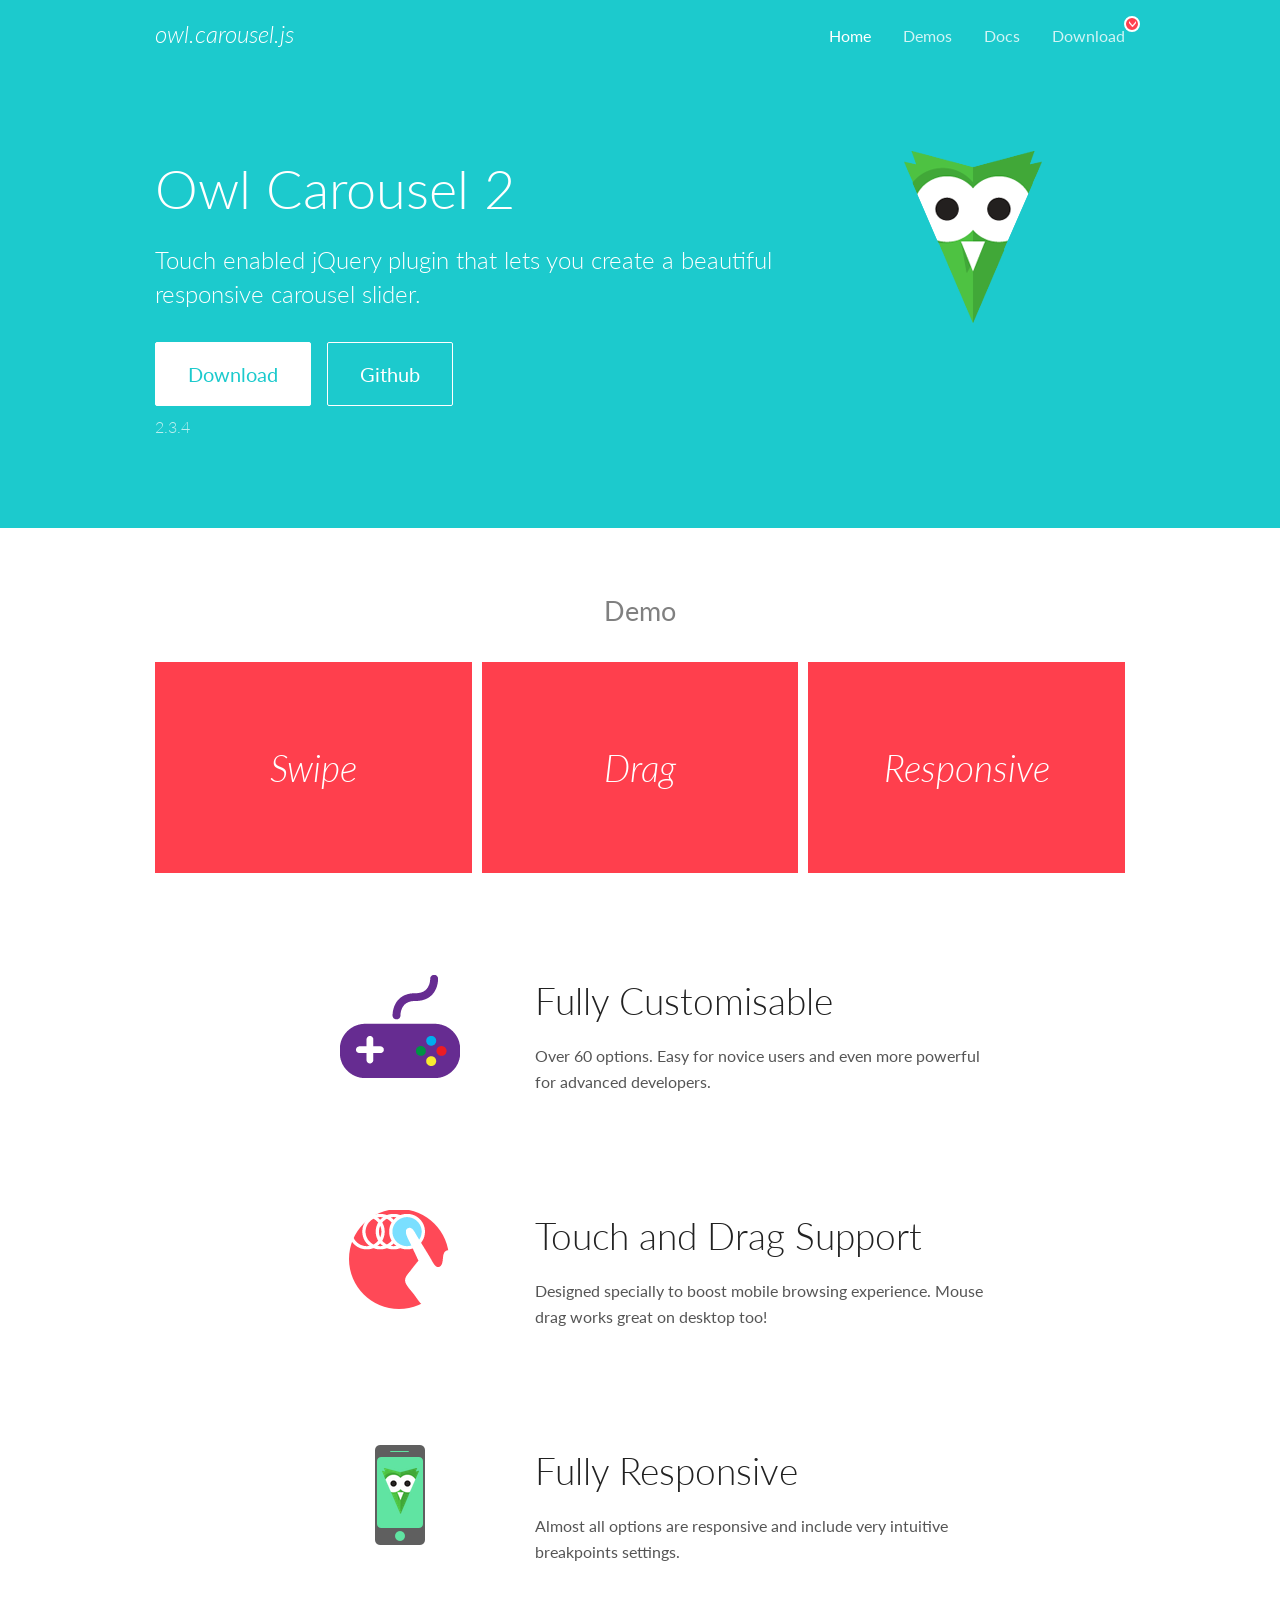
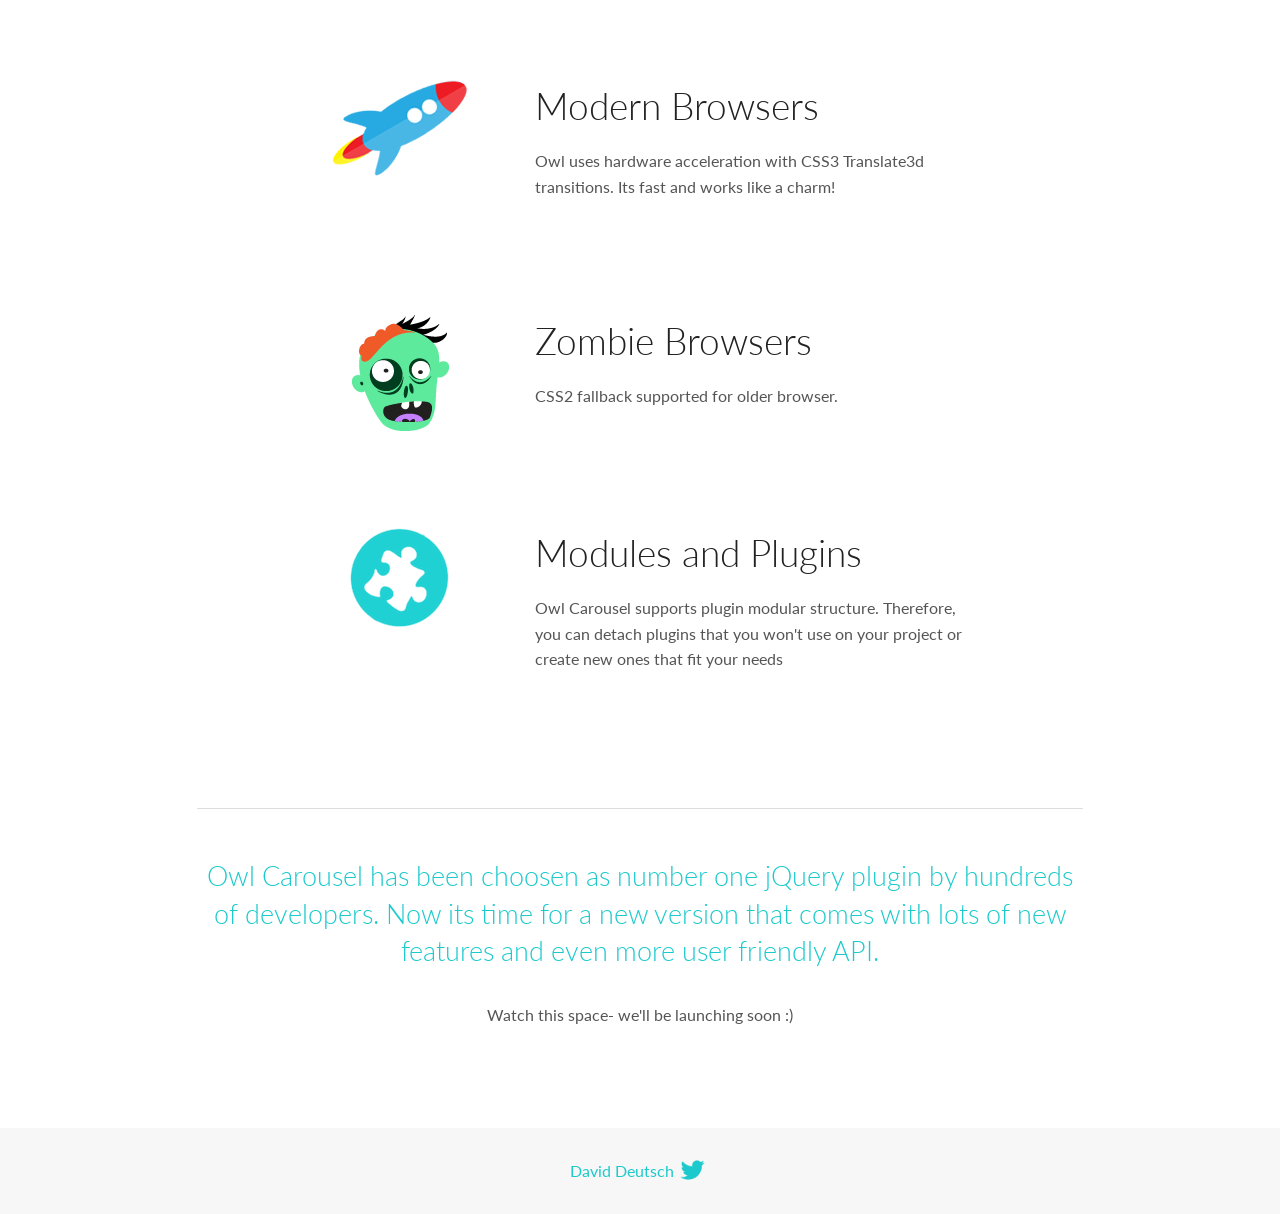
<file: OwlCarousel/docs/index.html>
<!DOCTYPE html>
<html lang="en">
  <head>

    <!-- head -->
    <meta charset="utf-8">
    <meta name="msapplication-tap-highlight" content="no" />
    <meta name="viewport" content="width=device-width, initial-scale=1.0" />
    <meta name="description" content="Touch enabled jQuery plugin that lets you create beautiful responsive carousel slider.">
    <meta name="author" content="David Deutsch">
    <title>
      Home | Owl Carousel | 2.3.4
    </title>

    <!-- Stylesheets -->
    <link href='https://fonts.googleapis.com/css?family=Lato:300,400,700,400italic,300italic' rel='stylesheet' type='text/css'>
    <link rel="stylesheet" href="assets/css/docs.theme.min.css">

    <!-- Owl Stylesheets -->
    <link rel="stylesheet" href="assets/owlcarousel/assets/owl.carousel.min.css">
    <link rel="stylesheet" href="assets/owlcarousel/assets/owl.theme.default.min.css">

    <!-- HTML5 shim and Respond.js IE8 support of HTML5 elements and media queries -->

    <!--[if lt IE 9]>
      <script src="https://oss.maxcdn.com/libs/html5shiv/3.7.0/html5shiv.js"></script>
      <script src="https://oss.maxcdn.com/libs/respond.js/1.3.0/respond.min.js"></script>
    <![endif]-->

    <!-- Favicons -->
    <link rel="apple-touch-icon-precomposed" sizes="144x144" href="assets/ico/apple-touch-icon-144-precomposed.png">
    <link rel="shortcut icon" href="assets/ico/favicon.png">
    <link rel="shortcut icon" href="favicon.ico">

    <!-- Yeah i know js should not be in header. Its required for demos.-->

    <!-- javascript -->
    <script src="assets/vendors/jquery.min.js"></script>
    <script src="assets/owlcarousel/owl.carousel.js"></script>
  </head>
  <body>

    <!-- header -->
    <header class="header">
      <div class="row">
        <div class="large-12 columns">
          <div class="brand left">
            <h3>
              <a href="/OwlCarousel2/">owl.carousel.js</a> 
            </h3>
          </div>
          <a id="toggle-nav" class="right">
            <span></span> <span></span> <span></span> 
          </a> 
          <div class="nav-bar">
            <ul class="clearfix">
              <li class="active">
                <a href="/OwlCarousel2/index.html">Home</a> 
              </li>
              <li> <a href="/OwlCarousel2/demos/demos.html">Demos</a>  </li>
              <li> <a href="/OwlCarousel2/docs/started-welcome.html">Docs</a>  </li>
              <li>
                <a href="https://github.com/OwlCarousel2/OwlCarousel2/archive/2.3.4.zip">Download</a> 
                <span class="download"></span> 
              </li>
            </ul>
          </div>
        </div>
      </div>
    </header>

    <!-- home panel -->
    <section id="hero">
      <div class="row">
        <div class="large-8 medium-8 columns">
          <h1>Owl Carousel 2</h1>
          <h4>Touch enabled jQuery plugin that lets you create a beautiful responsive carousel slider.</h4>
          <a href="https://github.com/OwlCarousel2/OwlCarousel2/archive/2.3.4.zip" class="hero-button">Download</a> 
          <a href="https://github.com/OwlCarousel2/OwlCarousel2" class="hero-button outline">Github</a> 
          <p>2.3.4</p>
        </div>
        <div class="large-4 medium-4 columns">
          <img class="owl-logo" src="assets/img/owl-logo.png" alt="mr. Owl">
        </div>
      </div>
    </section>

    <!-- body -->
    <div class="home-demo">
      <div class="row">
        <div class="large-12 columns">
          <h3>Demo</h3>
          <div class="owl-carousel">
            <div class="item">
              <h2>Swipe</h2>
            </div>
            <div class="item">
              <h2>Drag</h2>
            </div>
            <div class="item">
              <h2>Responsive</h2>
            </div>
            <div class="item">
              <h2>CSS3</h2>
            </div>
            <div class="item">
              <h2>Fast</h2>
            </div>
            <div class="item">
              <h2>Easy</h2>
            </div>
            <div class="item">
              <h2>Free</h2>
            </div>
            <div class="item">
              <h2>Upgradable</h2>
            </div>
            <div class="item">
              <h2>Tons of options</h2>
            </div>
            <div class="item">
              <h2>Infinity</h2>
            </div>
            <div class="item">
              <h2>Auto Width</h2>
            </div>
          </div>
        </div>
      </div>
    </div>
    <script>
      var owl = $('.owl-carousel');
      owl.owlCarousel({
        margin: 10,
        loop: true,
        responsive: {
          0: {
            items: 1
          },
          600: {
            items: 2
          },
          1000: {
            items: 3
          }
        }
      })
    </script>

    <!-- features -->
    <div id="features">
      <div class="row">
        <div class="small-12 medium-9 small-centered columns">
          <section class="row feature">
            <div class="medium-4 small-12 columns">
              <img src="assets/img/feature-options.png" alt="">
            </div>
            <div class="medium-8 small-12 columns">
              <h2>Fully Customisable</h2>
              <p>Over 60 options. Easy for novice users and even more powerful for advanced developers.</p>
            </div>
          </section>
          <section class="row feature">
            <div class="medium-4 small-12 columns">
              <img src="assets/img/feature-drag.png" alt="">
            </div>
            <div class="medium-8 small-12 columns">
              <h2>Touch and Drag Support</h2>
              <p>Designed specially to boost mobile browsing experience. Mouse drag works great on desktop too!</p>
            </div>
          </section>
          <section class="row feature">
            <div class="medium-4 small-12 columns">
              <img src="assets/img/feature-responsive.png" alt="">
            </div>
            <div class="medium-8 small-12 columns">
              <h2>Fully Responsive</h2>
              <p>Almost all options are responsive and include very intuitive breakpoints settings.</p>
            </div>
          </section>
          <section class="row feature">
            <div class="medium-4 small-12 columns">
              <img src="assets/img/feature-modern.png" alt="">
            </div>
            <div class="medium-8 small-12 columns">
              <h2>Modern Browsers</h2>
              <p>Owl uses hardware acceleration with CSS3 Translate3d transitions. Its fast and works like a charm! </p>
            </div>
          </section>
          <section class="row feature">
            <div class="medium-4 small-12 columns">
              <img src="assets/img/feature-zombie.png" alt="">
            </div>
            <div class="medium-8 small-12 columns">
              <h2>Zombie Browsers</h2>
              <p>CSS2 fallback supported for older browser.</p>
            </div>
          </section>
          <section class="row feature">
            <div class="medium-4 small-12 columns">
              <img src="assets/img/feature-module.png" alt="">
            </div>
            <div class="medium-8 small-12 columns">
              <h2>Modules and Plugins</h2>
              <p>Owl Carousel supports plugin modular structure. Therefore, you can detach plugins that you won&#x27;t use on your project or create new ones that fit your needs</p>
            </div>
          </section>
        </div>
      </div>
    </div>

    <!-- footer -->
    <section id="teaser-text">
      <div class="row">
        <div class="small-12 medium-11 small-centered columns">
          <hr>
          <h3 id="owl-carousel-has-been-choosen-as-number-one-jquery-plugin-by-hundreds-of-developers-now-its-time-for-a-new-version-that-comes-with-lots-of-new-features-and-even-more-user-friendly-api-">Owl Carousel has been choosen as number one jQuery plugin by hundreds of developers. Now its time for a new version that comes with lots of new features and even more user friendly API.</h3>
          <p>Watch this space- we&#39;ll be launching soon :)</p>
        </div>
      </div>
    </section>

    <!-- footer -->
    <footer class="footer">
      <div class="row">
        <div class="large-12 columns">
          <h5>
            <a href="/OwlCarousel2/docs/support-contact.html">David Deutsch</a> 
            <a id="custom-tweet-button" href="https://twitter.com/share?url=https://github.com/OwlCarousel2/OwlCarousel2&text=Owl Carousel - This is so awesome! " target="_blank"></a> 
          </h5>
        </div>
      </div>
    </footer>

    <!-- vendors -->
    <script src="assets/vendors/highlight.js"></script>
    <script src="assets/js/app.js"></script>
  </body>
</html>
</file>
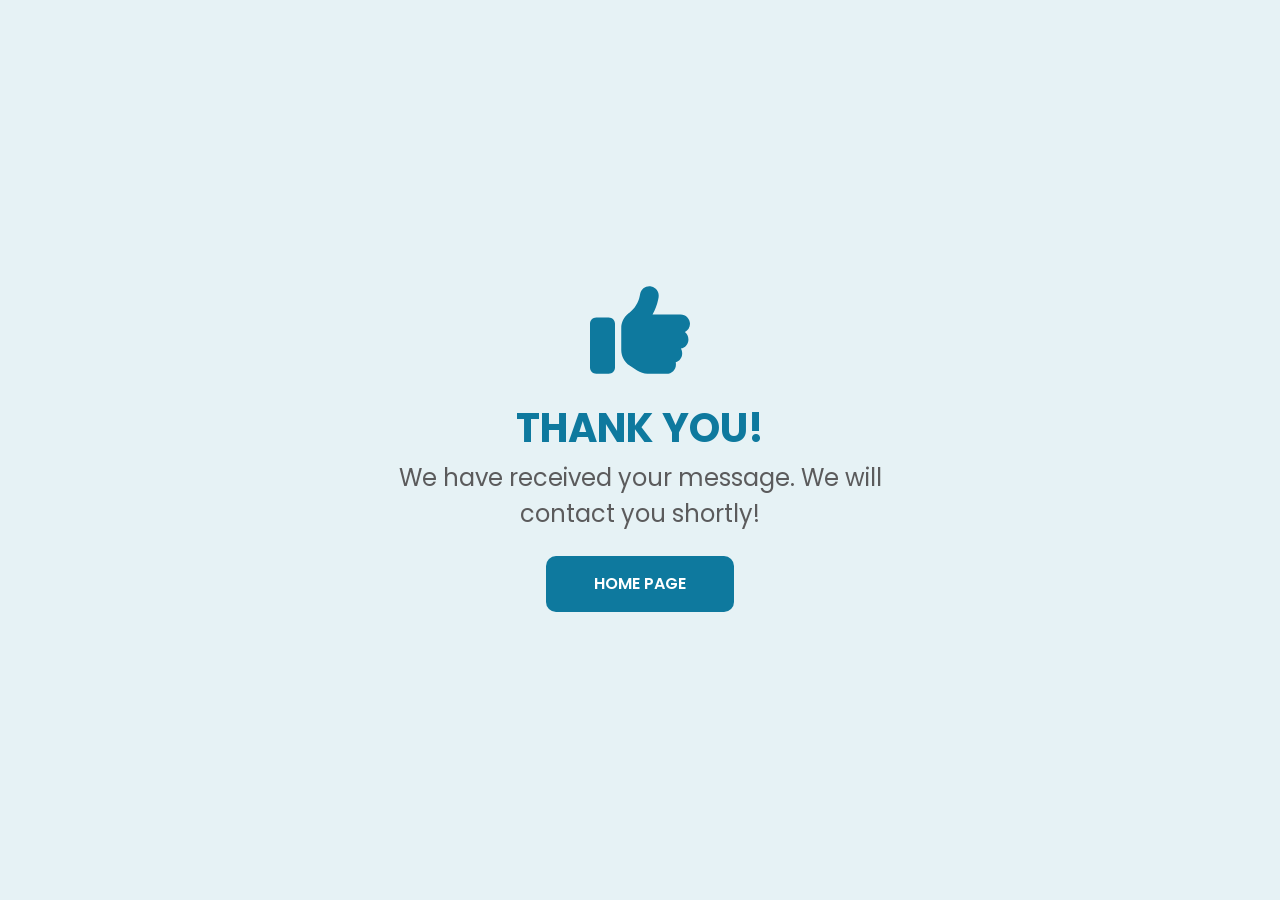
<file: thanks.html>
<!DOCTYPE html>
<html lang="en">

<head>
    <meta charset="UTF-8">
    <meta http-equiv="X-UA-Compatible" content="IE=edge">
    <meta name="viewport" content="width=device-width, initial-scale=1.0">
    <title>Spiral Tech</title>
    <!-- link bootstrape css  -->
    <link rel="stylesheet" href="css/bootstrap.min.css">
    <!-- link font-awsome css file  -->
    <link rel="stylesheet" href="css/all.css">
    <!-- link animate css file  -->
    <link rel="stylesheet" href="css/animate.min.css">
    <!-- link aos css file  -->
    <link rel="stylesheet" href="css/aos.css">
    <!-- Owl Carousel css file-->
    <link rel="stylesheet" href="./OwlCarousel/dist/assets/owl.carousel.min.css">
    <link rel="stylesheet" href="./OwlCarousel/dist/assets/owl.theme.default.min.css">
    <!-- custom css file -->
    <link rel="stylesheet" href="css/style.css">
    <!-- link favicon  -->
    <link rel="shortcut icon" href="./logos/favicon_green.svg" type="image/x-icon">
</head>

<body>

    <div class="bg-cyan" style="width: 100%; height: 100vh; position: relative;">
        <div class="thank-you" style="width: 500px; height: auto; display: flex; flex-direction: column; justify-content: center; align-items: center; position: absolute; top: 50%; left: 50%; transform: translate(-50%, -50%); z-index: 10;">
            <img src="./images/thumbs-up-solid.svg" style="width: 100px; height: 100px;" class="mb-4" alt="">
            <h1 class="poppins-bold font-40px text-light-blue text-center">THANK YOU!</h1>
            <p class="poppins-regular font-24px text-black text-center">We have received your message. We will contact you shortly!</p>
            <a href="./index.html">
                <button class="btn-type-2 text-white px-5 py-3 my-2">HOME PAGE</button>
            </a>
        </div>
    </div>




    <!-- CUSTOM JS FILE -->
    <script src="./js/index.js"></script>
    <!-- link jqurey file  -->
    <script src="js/jquery-3.5.1.min.js"></script>
    <!-- link bootstrape file  -->
    <script src="js/bootstrap.min.js"></script>
    <!-- link aos js file  -->
    <script src="js/aos.js"></script>
    <!-- link all js file  -->
    <script src="js/all.js"></script>
    <!-- link waypoint file  -->
    <script src="js/waypoint.js"></script>
    <!-- owl carousel js file -->
    <script src="./OwlCarousel/dist/owl.carousel.min.js"></script>


</body>

</html>
</file>
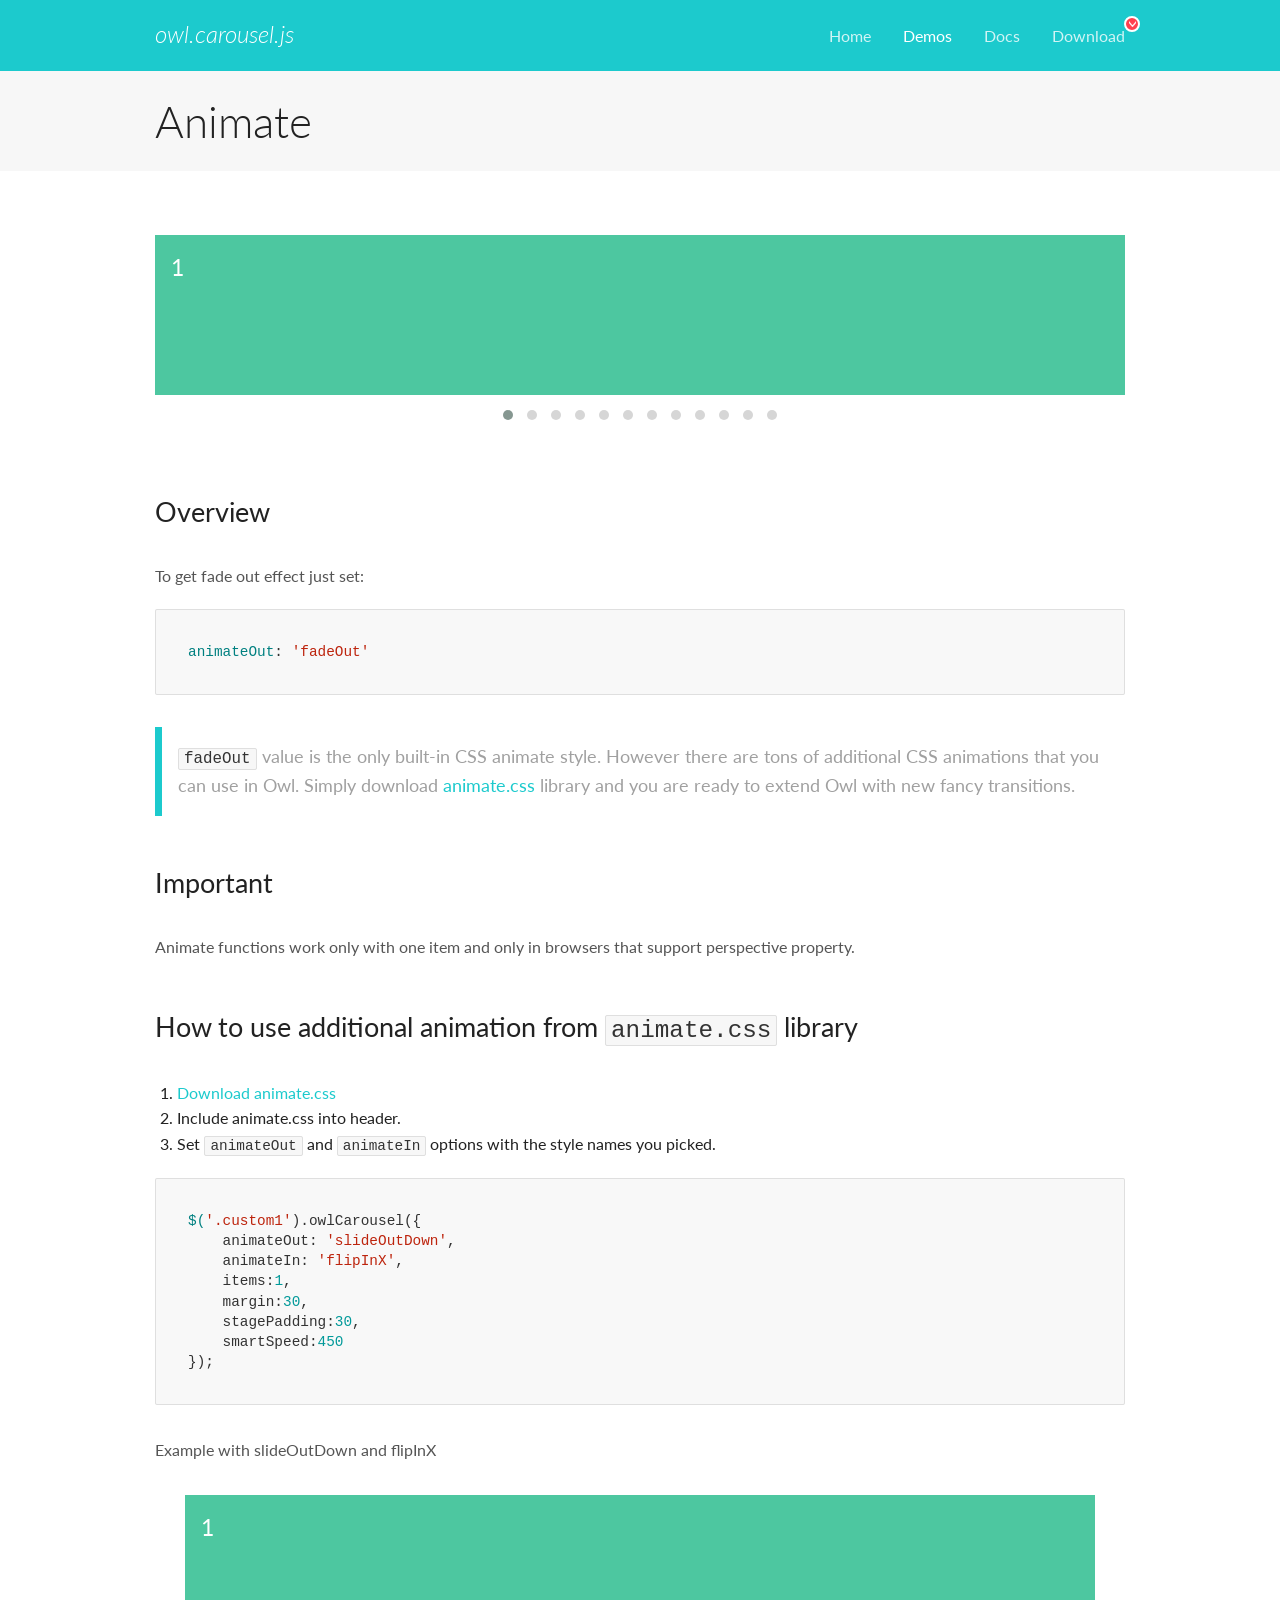
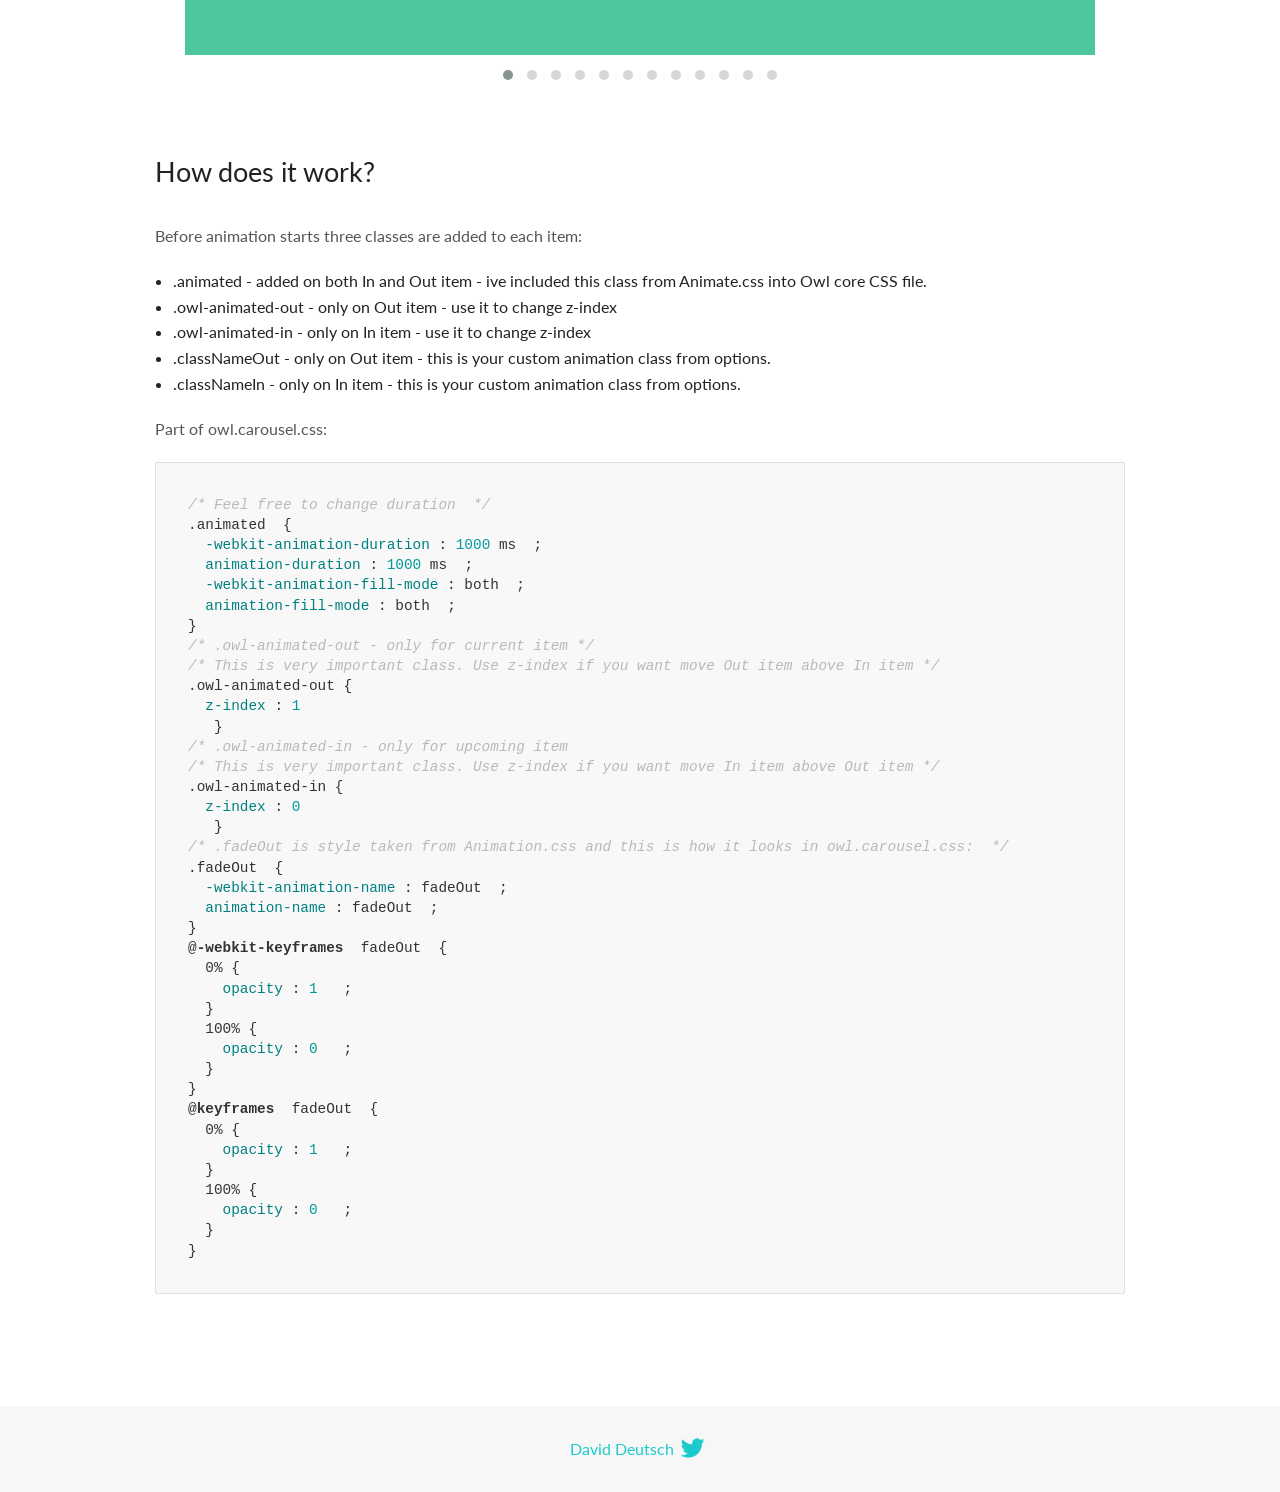
<file: OwlCarousel/docs/demos/animate.html>
<!DOCTYPE html>
<html lang="en">
  <head>

    <!-- head -->
    <meta charset="utf-8">
    <meta name="msapplication-tap-highlight" content="no" />
    <meta name="viewport" content="width=device-width, initial-scale=1.0" />
    <meta name="description" content="Animate carousel">
    <meta name="author" content="David Deutsch">
    <title>
      Animate Demo | Owl Carousel | 2.3.4
    </title>

    <!-- Stylesheets -->
    <link href='https://fonts.googleapis.com/css?family=Lato:300,400,700,400italic,300italic' rel='stylesheet' type='text/css'>
    <link rel="stylesheet" href="../assets/css/docs.theme.min.css">

    <!-- Owl Stylesheets -->
    <link rel="stylesheet" href="../assets/owlcarousel/assets/owl.carousel.min.css">
    <link rel="stylesheet" href="../assets/owlcarousel/assets/owl.theme.default.min.css">

    <!-- HTML5 shim and Respond.js IE8 support of HTML5 elements and media queries -->

    <!--[if lt IE 9]>
      <script src="https://oss.maxcdn.com/libs/html5shiv/3.7.0/html5shiv.js"></script>
      <script src="https://oss.maxcdn.com/libs/respond.js/1.3.0/respond.min.js"></script>
    <![endif]-->

    <!-- Favicons -->
    <link rel="apple-touch-icon-precomposed" sizes="144x144" href="../assets/ico/apple-touch-icon-144-precomposed.png">
    <link rel="shortcut icon" href="../assets/ico/favicon.png">
    <link rel="shortcut icon" href="favicon.ico">

    <!-- Yeah i know js should not be in header. Its required for demos.-->

    <!-- javascript -->
    <script src="../assets/vendors/jquery.min.js"></script>
    <script src="../assets/owlcarousel/owl.carousel.js"></script>
  </head>
  <body>

    <!-- header -->
    <header class="header">
      <div class="row">
        <div class="large-12 columns">
          <div class="brand left">
            <h3>
              <a href="/OwlCarousel2/">owl.carousel.js</a> 
            </h3>
          </div>
          <a id="toggle-nav" class="right">
            <span></span> <span></span> <span></span> 
          </a> 
          <div class="nav-bar">
            <ul class="clearfix">
              <li> <a href="/OwlCarousel2/index.html">Home</a>  </li>
              <li class="active">
                <a href="/OwlCarousel2/demos/demos.html">Demos</a> 
              </li>
              <li> <a href="/OwlCarousel2/docs/started-welcome.html">Docs</a>  </li>
              <li>
                <a href="https://github.com/OwlCarousel2/OwlCarousel2/archive/2.3.4.zip">Download</a> 
                <span class="download"></span> 
              </li>
            </ul>
          </div>
        </div>
      </div>
    </header>

    <!-- title -->
    <section class="title">
      <div class="row">
        <div class="large-12 columns">
          <h1>Animate</h1>
        </div>
      </div>
    </section>

    <!--  Demos -->
    <section id="demos">
      <div class="row">
        <div class="large-12 columns">
          <div class="fadeOut owl-carousel owl-theme">
            <div class="item">
              <h4>1</h4>
            </div>
            <div class="item">
              <h4>2</h4>
            </div>
            <div class="item">
              <h4>3</h4>
            </div>
            <div class="item">
              <h4>4</h4>
            </div>
            <div class="item">
              <h4>5</h4>
            </div>
            <div class="item">
              <h4>6</h4>
            </div>
            <div class="item">
              <h4>7</h4>
            </div>
            <div class="item">
              <h4>8</h4>
            </div>
            <div class="item">
              <h4>9</h4>
            </div>
            <div class="item">
              <h4>10</h4>
            </div>
            <div class="item">
              <h4>11</h4>
            </div>
            <div class="item">
              <h4>12</h4>
            </div>
          </div>
          <h3 id="overview">Overview</h3>
          <p>To get fade out effect just set:</p>
          <pre><code>animateOut: &#39;fadeOut&#39;</code></pre>
          <blockquote>
            <p><code>fadeOut</code> value is the only built-in CSS animate style. However there are tons of additional CSS animations that you can use in Owl. Simply download
              <a href="https://daneden.github.io/animate.css/">animate.css</a>  library and you are ready to extend Owl with new fancy transitions.</p>
          </blockquote>
          <h3 id="important">Important</h3>
          <p>Animate functions work only with one item and only in browsers that support perspective property.</p>
          <h3 id="how-to-use-additional-animation-from-animate-css-library">How to use additional animation from <code>animate.css</code> library</h3>
          <ol>
            <li> <a href="https://daneden.github.io/animate.css/">Download animate.css</a>  </li>
            <li>Include animate.css into header.</li>
            <li>Set <code>animateOut</code> and <code>animateIn</code> options with the style names you picked.</li>
          </ol>
          <pre><code>$(&#39;.custom1&#39;).owlCarousel({
    animateOut: &#39;slideOutDown&#39;,
    animateIn: &#39;flipInX&#39;,
    items:1,
    margin:30,
    stagePadding:30,
    smartSpeed:450
});</code></pre>
          <p>Example with slideOutDown and flipInX</p>
          <div class="custom1 owl-carousel owl-theme">
            <div class="item">
              <h4>1</h4>
            </div>
            <div class="item">
              <h4>2</h4>
            </div>
            <div class="item">
              <h4>3</h4>
            </div>
            <div class="item">
              <h4>4</h4>
            </div>
            <div class="item">
              <h4>5</h4>
            </div>
            <div class="item">
              <h4>6</h4>
            </div>
            <div class="item">
              <h4>7</h4>
            </div>
            <div class="item">
              <h4>8</h4>
            </div>
            <div class="item">
              <h4>9</h4>
            </div>
            <div class="item">
              <h4>10</h4>
            </div>
            <div class="item">
              <h4>11</h4>
            </div>
            <div class="item">
              <h4>12</h4>
            </div>
          </div>
          <h3 id="how-does-it-work-">How does it work?</h3>
          <p>Before animation starts three classes are added to each item:</p>
          <ul>
            <li>.animated - added on both In and Out item - ive included this class from Animate.css into Owl core CSS file.</li>
            <li>.owl-animated-out - only on Out item - use it to change z-index</li>
            <li>.owl-animated-in - only on In item - use it to change z-index</li>
            <li>.classNameOut - only on Out item - this is your custom animation class from options.</li>
            <li>.classNameIn - only on In item - this is your custom animation class from options.</li>
          </ul>
          <p>Part of owl.carousel.css:</p>
          <pre><code class="language-css"><span class="comment">/* Feel free to change duration  */</span> 
<span class="class">.animated</span>  <span class="rules">{
  <span class="rule"><span class="attribute">-webkit-animation-duration</span> :<span class="value"> <span class="number">1000</span> ms</span> </span> ;
  <span class="rule"><span class="attribute">animation-duration</span> :<span class="value"> <span class="number">1000</span> ms</span> </span> ;
  <span class="rule"><span class="attribute">-webkit-animation-fill-mode</span> :<span class="value"> both</span> </span> ;
  <span class="rule"><span class="attribute">animation-fill-mode</span> :<span class="value"> both</span> </span> ;
<span class="rule">}</span> </span> 
<span class="comment">/* .owl-animated-out - only for current item */</span> 
<span class="comment">/* This is very important class. Use z-index if you want move Out item above In item */</span> 
<span class="class">.owl-animated-out</span> <span class="rules">{
  <span class="rule"><span class="attribute">z-index</span> :<span class="value"> <span class="number">1</span> 
</span> </span> </span> }
<span class="comment">/* .owl-animated-in - only for upcoming item
/* This is very important class. Use z-index if you want move In item above Out item */</span> 
<span class="class">.owl-animated-in</span> <span class="rules">{
  <span class="rule"><span class="attribute">z-index</span> :<span class="value"> <span class="number">0</span> 
</span> </span> </span> }
<span class="comment">/* .fadeOut is style taken from Animation.css and this is how it looks in owl.carousel.css:  */</span> 
<span class="class">.fadeOut</span>  <span class="rules">{
  <span class="rule"><span class="attribute">-webkit-animation-name</span> :<span class="value"> fadeOut</span> </span> ;
  <span class="rule"><span class="attribute">animation-name</span> :<span class="value"> fadeOut</span> </span> ;
<span class="rule">}</span> </span> 
<span class="at_rule">@<span class="keyword">-webkit-keyframes</span>  fadeOut </span> {
  0% <span class="rules">{
    <span class="rule"><span class="attribute">opacity</span> :<span class="value"> <span class="number">1</span> </span> </span> ;
  <span class="rule">}</span> </span> 
  100% <span class="rules">{
    <span class="rule"><span class="attribute">opacity</span> :<span class="value"> <span class="number">0</span> </span> </span> ;
  <span class="rule">}</span> </span> 
}
<span class="at_rule">@<span class="keyword">keyframes</span>  fadeOut </span> {
  0% <span class="rules">{
    <span class="rule"><span class="attribute">opacity</span> :<span class="value"> <span class="number">1</span> </span> </span> ;
  <span class="rule">}</span> </span> 
  100% <span class="rules">{
    <span class="rule"><span class="attribute">opacity</span> :<span class="value"> <span class="number">0</span> </span> </span> ;
  <span class="rule">}</span> </span> 
}</code></pre>
          <link rel="stylesheet" href="../assets/css/animate.css">
          <script>
            jQuery(document).ready(function($) {
              $('.fadeOut').owlCarousel({
                items: 1,
                animateOut: 'fadeOut',
                loop: true,
                margin: 10,
              });
              $('.custom1').owlCarousel({
                animateOut: 'slideOutDown',
                animateIn: 'flipInX',
                items: 1,
                margin: 30,
                stagePadding: 30,
                smartSpeed: 450
              });
            });
          </script>
        </div>
      </div>
    </section>

    <!-- footer -->
    <footer class="footer">
      <div class="row">
        <div class="large-12 columns">
          <h5>
            <a href="/OwlCarousel2/docs/support-contact.html">David Deutsch</a> 
            <a id="custom-tweet-button" href="https://twitter.com/share?url=https://github.com/OwlCarousel2/OwlCarousel2&text=Owl Carousel - This is so awesome! " target="_blank"></a> 
          </h5>
        </div>
      </div>
    </footer>

    <!-- vendors -->
    <script src="../assets/vendors/highlight.js"></script>
    <script src="../assets/js/app.js"></script>
  </body>
</html>
</file>
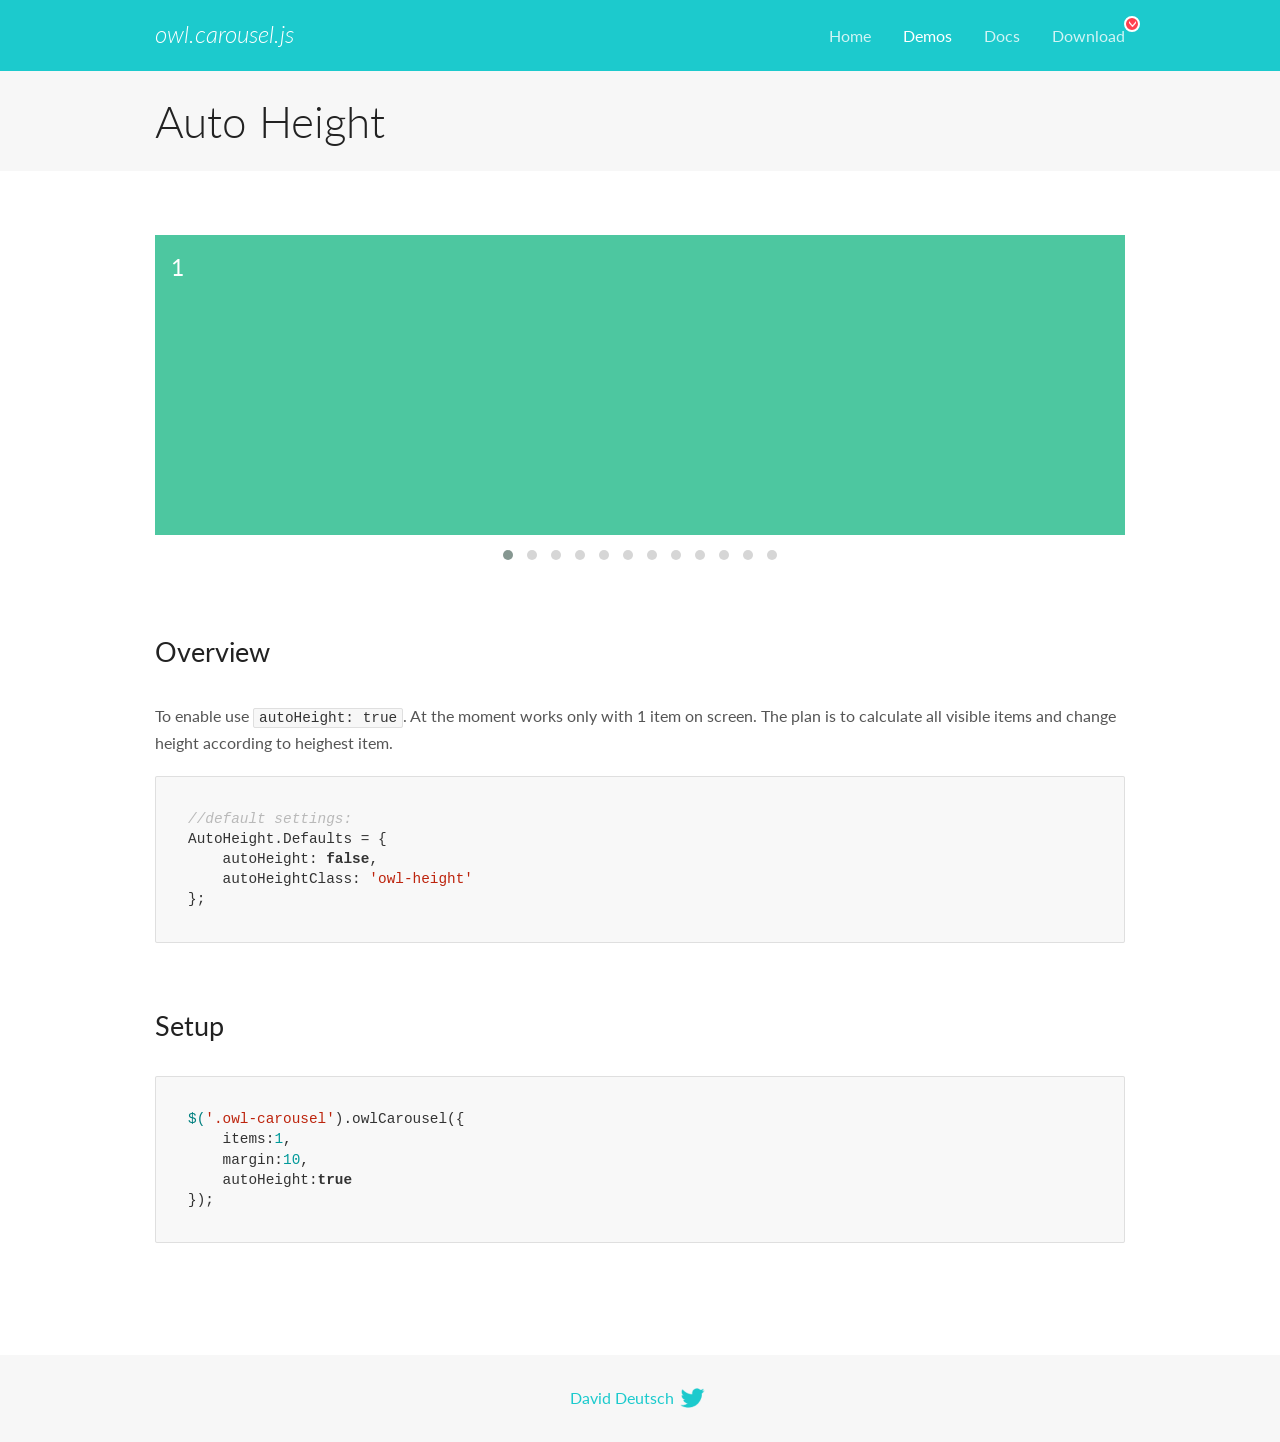
<file: OwlCarousel/docs/demos/autoheight.html>
<!DOCTYPE html>
<html lang="en">
  <head>

    <!-- head -->
    <meta charset="utf-8">
    <meta name="msapplication-tap-highlight" content="no" />
    <meta name="viewport" content="width=device-width, initial-scale=1.0" />
    <meta name="description" content="autoHeight usage demo">
    <meta name="author" content="David Deutsch">
    <title>
      Auto Height Demo | Owl Carousel | 2.3.4
    </title>

    <!-- Stylesheets -->
    <link href='https://fonts.googleapis.com/css?family=Lato:300,400,700,400italic,300italic' rel='stylesheet' type='text/css'>
    <link rel="stylesheet" href="../assets/css/docs.theme.min.css">

    <!-- Owl Stylesheets -->
    <link rel="stylesheet" href="../assets/owlcarousel/assets/owl.carousel.min.css">
    <link rel="stylesheet" href="../assets/owlcarousel/assets/owl.theme.default.min.css">

    <!-- HTML5 shim and Respond.js IE8 support of HTML5 elements and media queries -->

    <!--[if lt IE 9]>
      <script src="https://oss.maxcdn.com/libs/html5shiv/3.7.0/html5shiv.js"></script>
      <script src="https://oss.maxcdn.com/libs/respond.js/1.3.0/respond.min.js"></script>
    <![endif]-->

    <!-- Favicons -->
    <link rel="apple-touch-icon-precomposed" sizes="144x144" href="../assets/ico/apple-touch-icon-144-precomposed.png">
    <link rel="shortcut icon" href="../assets/ico/favicon.png">
    <link rel="shortcut icon" href="favicon.ico">

    <!-- Yeah i know js should not be in header. Its required for demos.-->

    <!-- javascript -->
    <script src="../assets/vendors/jquery.min.js"></script>
    <script src="../assets/owlcarousel/owl.carousel.js"></script>
  </head>
  <body>

    <!-- header -->
    <header class="header">
      <div class="row">
        <div class="large-12 columns">
          <div class="brand left">
            <h3>
              <a href="/OwlCarousel2/">owl.carousel.js</a> 
            </h3>
          </div>
          <a id="toggle-nav" class="right">
            <span></span> <span></span> <span></span> 
          </a> 
          <div class="nav-bar">
            <ul class="clearfix">
              <li> <a href="/OwlCarousel2/index.html">Home</a>  </li>
              <li class="active">
                <a href="/OwlCarousel2/demos/demos.html">Demos</a> 
              </li>
              <li> <a href="/OwlCarousel2/docs/started-welcome.html">Docs</a>  </li>
              <li>
                <a href="https://github.com/OwlCarousel2/OwlCarousel2/archive/2.3.4.zip">Download</a> 
                <span class="download"></span> 
              </li>
            </ul>
          </div>
        </div>
      </div>
    </header>

    <!-- title -->
    <section class="title">
      <div class="row">
        <div class="large-12 columns">
          <h1>Auto Height</h1>
        </div>
      </div>
    </section>

    <!--  Demos -->
    <section id="demos">
      <div class="row">
        <div class="large-12 columns">
          <div class="owl-carousel owl-theme">
            <div class="item" style="height:300px">
              <h4>1</h4>
            </div>
            <div class="item" style="height:100px">
              <h4>2</h4>
            </div>
            <div class="item" style="height:500px">
              <h4>3</h4>
            </div>
            <div class="item" style="height:250px">
              <h4>4</h4>
            </div>
            <div class="item" style="height:400px">
              <h4>5</h4>
            </div>
            <div class="item" style="height:500px">
              <h4>6</h4>
            </div>
            <div class="item" style="height:600px">
              <h4>7</h4>
            </div>
            <div class="item" style="height:400px">
              <h4>8</h4>
            </div>
            <div class="item" style="height:300px">
              <h4>9</h4>
            </div>
            <div class="item" style="height:350px">
              <h4>10</h4>
            </div>
            <div class="item" style="height:200px">
              <h4>11</h4>
            </div>
            <div class="item" style="height:150px">
              <h4>12</h4>
            </div>
          </div>
          <h3 id="overview">Overview</h3>
          <p>To enable use <code>autoHeight: true</code>. At the moment works only with 1 item on screen. The plan is to calculate all visible items and change height according to heighest item.</p>
          <pre><code>//default settings:
AutoHeight.Defaults = {
    autoHeight: false,
    autoHeightClass: &#39;owl-height&#39;
};</code></pre>
          <h3 id="setup">Setup</h3>
          <pre><code>$(&#39;.owl-carousel&#39;).owlCarousel({
    items:1,
    margin:10,
    autoHeight:true
});</code></pre>
          <script>
            $(document).ready(function() {
              $('.owl-carousel').owlCarousel({
                items: 1,
                margin: 10,
                autoHeight: true
              });
            })
          </script>
        </div>
      </div>
    </section>

    <!-- footer -->
    <footer class="footer">
      <div class="row">
        <div class="large-12 columns">
          <h5>
            <a href="/OwlCarousel2/docs/support-contact.html">David Deutsch</a> 
            <a id="custom-tweet-button" href="https://twitter.com/share?url=https://github.com/OwlCarousel2/OwlCarousel2&text=Owl Carousel - This is so awesome! " target="_blank"></a> 
          </h5>
        </div>
      </div>
    </footer>

    <!-- vendors -->
    <script src="../assets/vendors/highlight.js"></script>
    <script src="../assets/js/app.js"></script>
  </body>
</html>
</file>
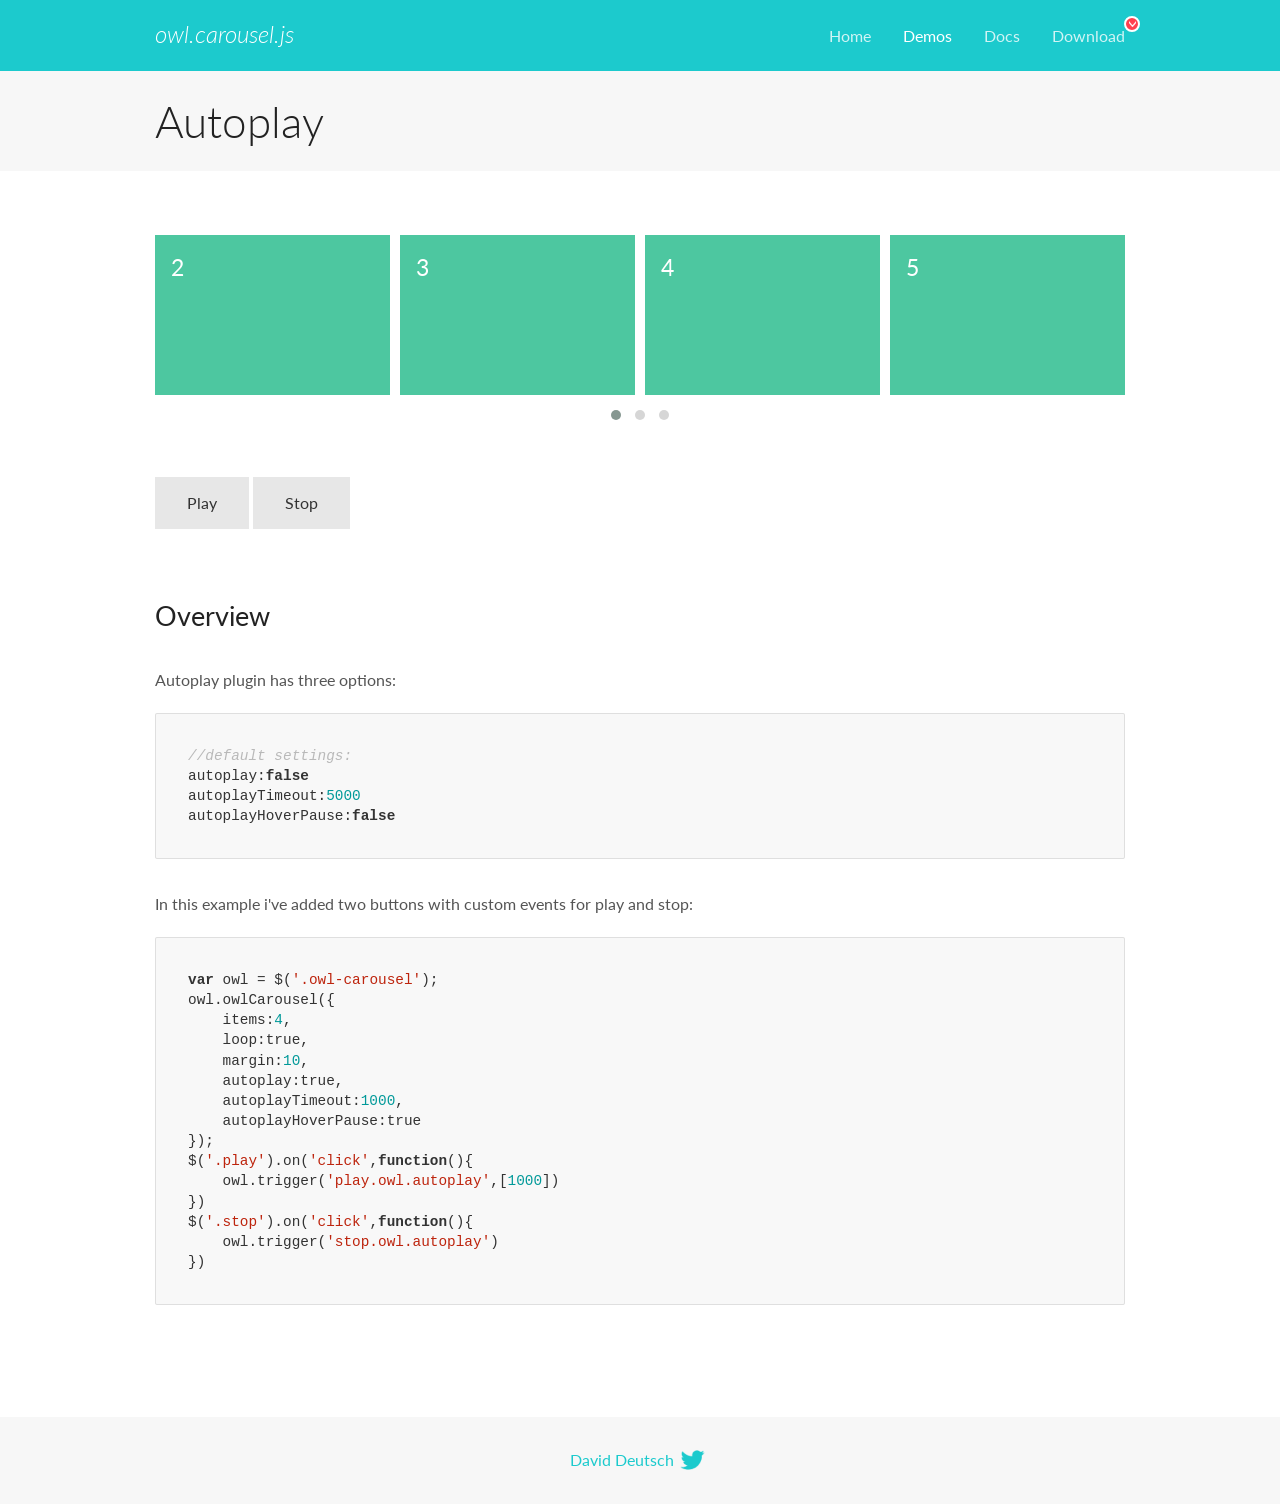
<file: OwlCarousel/docs/demos/autoplay.html>
<!DOCTYPE html>
<html lang="en">
  <head>

    <!-- head -->
    <meta charset="utf-8">
    <meta name="msapplication-tap-highlight" content="no" />
    <meta name="viewport" content="width=device-width, initial-scale=1.0" />
    <meta name="description" content="Autoplay usage demo">
    <meta name="author" content="David Deutsch">
    <title>
      Autoplay Demo | Owl Carousel | 2.3.4
    </title>

    <!-- Stylesheets -->
    <link href='https://fonts.googleapis.com/css?family=Lato:300,400,700,400italic,300italic' rel='stylesheet' type='text/css'>
    <link rel="stylesheet" href="../assets/css/docs.theme.min.css">

    <!-- Owl Stylesheets -->
    <link rel="stylesheet" href="../assets/owlcarousel/assets/owl.carousel.min.css">
    <link rel="stylesheet" href="../assets/owlcarousel/assets/owl.theme.default.min.css">

    <!-- HTML5 shim and Respond.js IE8 support of HTML5 elements and media queries -->

    <!--[if lt IE 9]>
      <script src="https://oss.maxcdn.com/libs/html5shiv/3.7.0/html5shiv.js"></script>
      <script src="https://oss.maxcdn.com/libs/respond.js/1.3.0/respond.min.js"></script>
    <![endif]-->

    <!-- Favicons -->
    <link rel="apple-touch-icon-precomposed" sizes="144x144" href="../assets/ico/apple-touch-icon-144-precomposed.png">
    <link rel="shortcut icon" href="../assets/ico/favicon.png">
    <link rel="shortcut icon" href="favicon.ico">

    <!-- Yeah i know js should not be in header. Its required for demos.-->

    <!-- javascript -->
    <script src="../assets/vendors/jquery.min.js"></script>
    <script src="../assets/owlcarousel/owl.carousel.js"></script>
  </head>
  <body>

    <!-- header -->
    <header class="header">
      <div class="row">
        <div class="large-12 columns">
          <div class="brand left">
            <h3>
              <a href="/OwlCarousel2/">owl.carousel.js</a> 
            </h3>
          </div>
          <a id="toggle-nav" class="right">
            <span></span> <span></span> <span></span> 
          </a> 
          <div class="nav-bar">
            <ul class="clearfix">
              <li> <a href="/OwlCarousel2/index.html">Home</a>  </li>
              <li class="active">
                <a href="/OwlCarousel2/demos/demos.html">Demos</a> 
              </li>
              <li> <a href="/OwlCarousel2/docs/started-welcome.html">Docs</a>  </li>
              <li>
                <a href="https://github.com/OwlCarousel2/OwlCarousel2/archive/2.3.4.zip">Download</a> 
                <span class="download"></span> 
              </li>
            </ul>
          </div>
        </div>
      </div>
    </header>

    <!-- title -->
    <section class="title">
      <div class="row">
        <div class="large-12 columns">
          <h1>Autoplay</h1>
        </div>
      </div>
    </section>

    <!--  Demos -->
    <section id="demos">
      <div class="row">
        <div class="large-12 columns">
          <div class="owl-carousel owl-theme">
            <div class="item">
              <h4>1</h4>
            </div>
            <div class="item">
              <h4>2</h4>
            </div>
            <div class="item">
              <h4>3</h4>
            </div>
            <div class="item">
              <h4>4</h4>
            </div>
            <div class="item">
              <h4>5</h4>
            </div>
            <div class="item">
              <h4>6</h4>
            </div>
            <div class="item">
              <h4>7</h4>
            </div>
            <div class="item">
              <h4>8</h4>
            </div>
            <div class="item">
              <h4>9</h4>
            </div>
            <div class="item">
              <h4>10</h4>
            </div>
            <div class="item">
              <h4>11</h4>
            </div>
            <div class="item">
              <h4>12</h4>
            </div>
          </div>
          <a class="button secondary play">Play</a> 
          <a class="button secondary stop">Stop</a> 
          <h3 id="overview">Overview</h3>
          <p>Autoplay plugin has three options:</p>
          <pre><code>//default settings:
autoplay:false
autoplayTimeout:5000
autoplayHoverPause:false</code></pre>
          <p>In this example i&#39;ve added two buttons with custom events for play and stop:</p>
          <pre><code>var owl = $(&#39;.owl-carousel&#39;);
owl.owlCarousel({
    items:4,
    loop:true,
    margin:10,
    autoplay:true,
    autoplayTimeout:1000,
    autoplayHoverPause:true
});
$(&#39;.play&#39;).on(&#39;click&#39;,function(){
    owl.trigger(&#39;play.owl.autoplay&#39;,[1000])
})
$(&#39;.stop&#39;).on(&#39;click&#39;,function(){
    owl.trigger(&#39;stop.owl.autoplay&#39;)
})</code></pre>
          <script>
            $(document).ready(function() {
              var owl = $('.owl-carousel');
              owl.owlCarousel({
                items: 4,
                loop: true,
                margin: 10,
                autoplay: true,
                autoplayTimeout: 1000,
                autoplayHoverPause: true
              });
              $('.play').on('click', function() {
                owl.trigger('play.owl.autoplay', [1000])
              })
              $('.stop').on('click', function() {
                owl.trigger('stop.owl.autoplay')
              })
            })
          </script>
        </div>
      </div>
    </section>

    <!-- footer -->
    <footer class="footer">
      <div class="row">
        <div class="large-12 columns">
          <h5>
            <a href="/OwlCarousel2/docs/support-contact.html">David Deutsch</a> 
            <a id="custom-tweet-button" href="https://twitter.com/share?url=https://github.com/OwlCarousel2/OwlCarousel2&text=Owl Carousel - This is so awesome! " target="_blank"></a> 
          </h5>
        </div>
      </div>
    </footer>

    <!-- vendors -->
    <script src="../assets/vendors/highlight.js"></script>
    <script src="../assets/js/app.js"></script>
  </body>
</html>
</file>
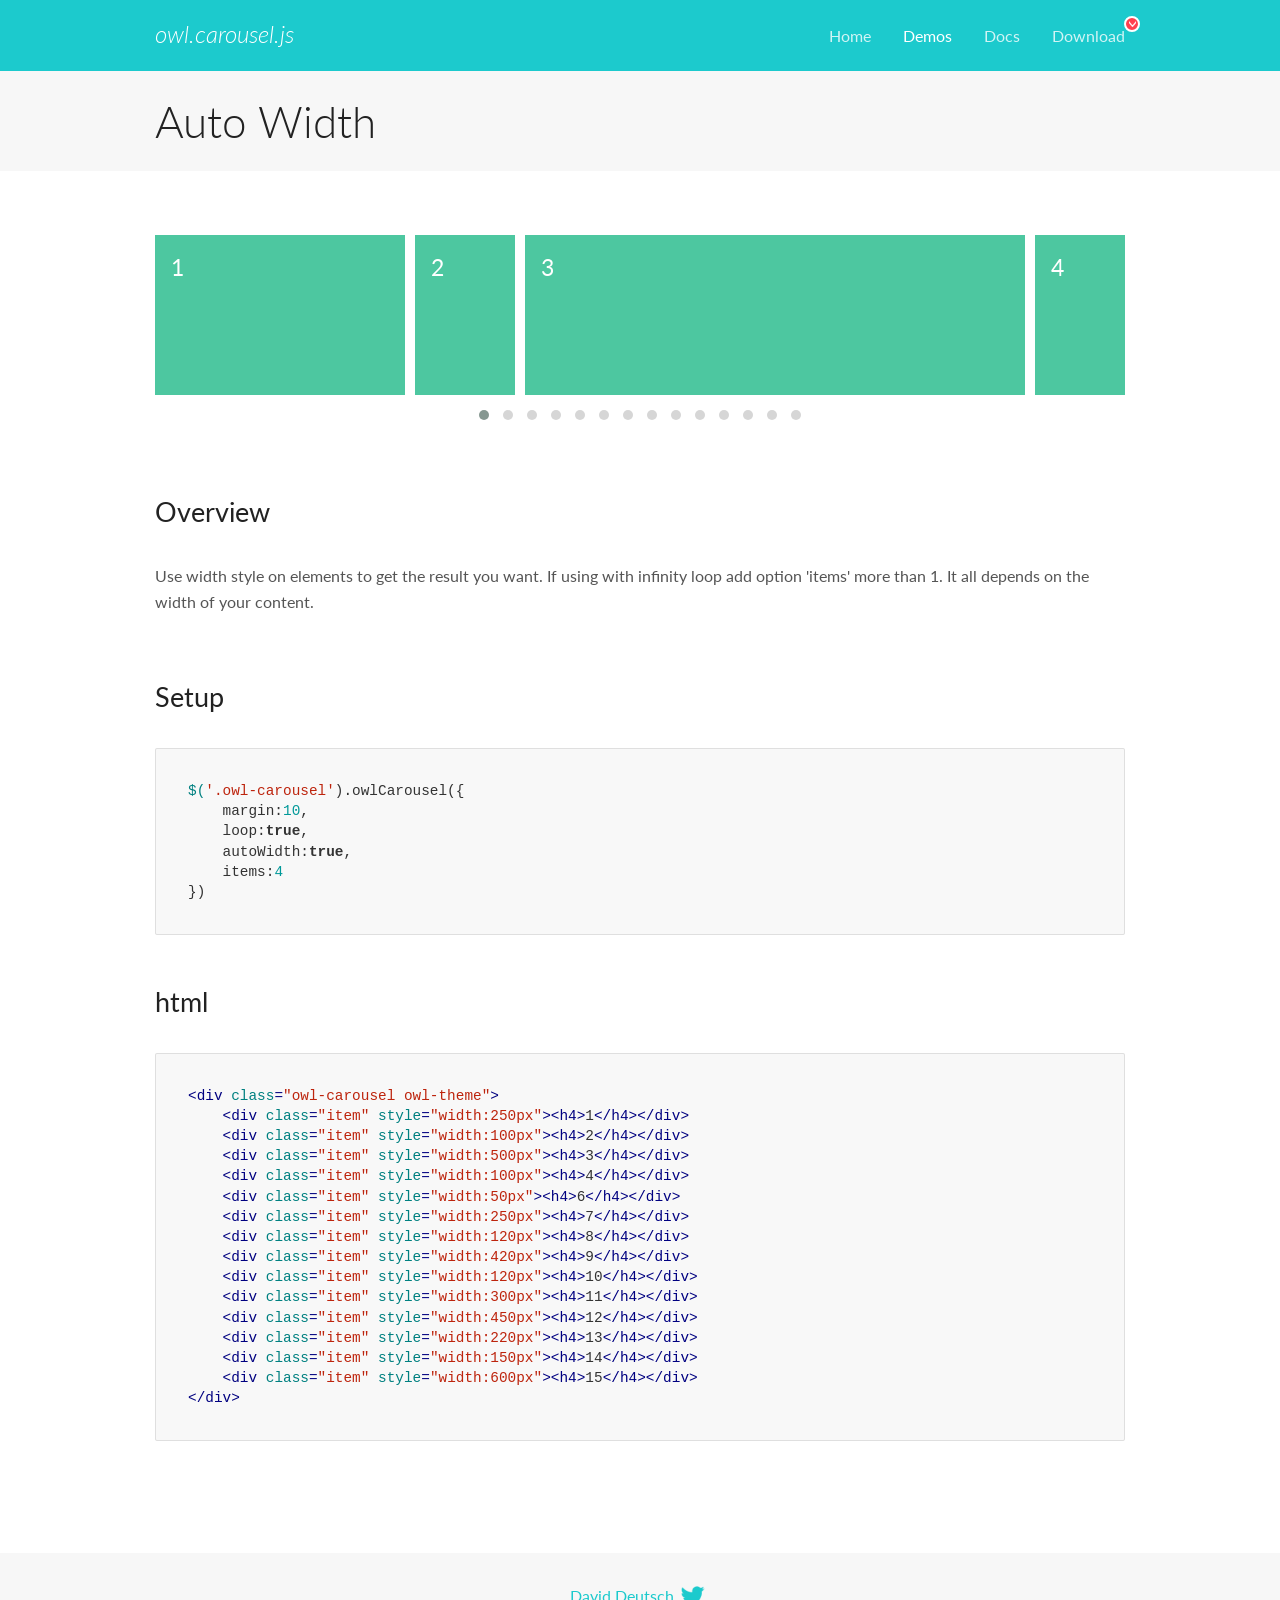
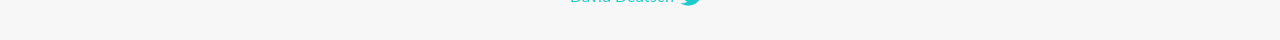
<file: OwlCarousel/docs/demos/autowidth.html>
<!DOCTYPE html>
<html lang="en">
  <head>

    <!-- head -->
    <meta charset="utf-8">
    <meta name="msapplication-tap-highlight" content="no" />
    <meta name="viewport" content="width=device-width, initial-scale=1.0" />
    <meta name="description" content="Auto Width">
    <meta name="author" content="David Deutsch">
    <title>
      Auto Width Demo | Owl Carousel | 2.3.4
    </title>

    <!-- Stylesheets -->
    <link href='https://fonts.googleapis.com/css?family=Lato:300,400,700,400italic,300italic' rel='stylesheet' type='text/css'>
    <link rel="stylesheet" href="../assets/css/docs.theme.min.css">

    <!-- Owl Stylesheets -->
    <link rel="stylesheet" href="../assets/owlcarousel/assets/owl.carousel.min.css">
    <link rel="stylesheet" href="../assets/owlcarousel/assets/owl.theme.default.min.css">

    <!-- HTML5 shim and Respond.js IE8 support of HTML5 elements and media queries -->

    <!--[if lt IE 9]>
      <script src="https://oss.maxcdn.com/libs/html5shiv/3.7.0/html5shiv.js"></script>
      <script src="https://oss.maxcdn.com/libs/respond.js/1.3.0/respond.min.js"></script>
    <![endif]-->

    <!-- Favicons -->
    <link rel="apple-touch-icon-precomposed" sizes="144x144" href="../assets/ico/apple-touch-icon-144-precomposed.png">
    <link rel="shortcut icon" href="../assets/ico/favicon.png">
    <link rel="shortcut icon" href="favicon.ico">

    <!-- Yeah i know js should not be in header. Its required for demos.-->

    <!-- javascript -->
    <script src="../assets/vendors/jquery.min.js"></script>
    <script src="../assets/owlcarousel/owl.carousel.js"></script>
  </head>
  <body>

    <!-- header -->
    <header class="header">
      <div class="row">
        <div class="large-12 columns">
          <div class="brand left">
            <h3>
              <a href="/OwlCarousel2/">owl.carousel.js</a> 
            </h3>
          </div>
          <a id="toggle-nav" class="right">
            <span></span> <span></span> <span></span> 
          </a> 
          <div class="nav-bar">
            <ul class="clearfix">
              <li> <a href="/OwlCarousel2/index.html">Home</a>  </li>
              <li class="active">
                <a href="/OwlCarousel2/demos/demos.html">Demos</a> 
              </li>
              <li> <a href="/OwlCarousel2/docs/started-welcome.html">Docs</a>  </li>
              <li>
                <a href="https://github.com/OwlCarousel2/OwlCarousel2/archive/2.3.4.zip">Download</a> 
                <span class="download"></span> 
              </li>
            </ul>
          </div>
        </div>
      </div>
    </header>

    <!-- title -->
    <section class="title">
      <div class="row">
        <div class="large-12 columns">
          <h1>Auto Width</h1>
        </div>
      </div>
    </section>

    <!--  Demos -->
    <section id="demos">
      <div class="row">
        <div class="large-12 columns">
          <div class="owl-carousel owl-theme">
            <div class="item" style="width:250px">
              <h4>1</h4>
            </div>
            <div class="item" style="width:100px">
              <h4>2</h4>
            </div>
            <div class="item" style="width:500px">
              <h4>3</h4>
            </div>
            <div class="item" style="width:100px">
              <h4>4</h4>
            </div>
            <div class="item" style="width:50px">
              <h4>6</h4>
            </div>
            <div class="item" style="width:250px">
              <h4>7</h4>
            </div>
            <div class="item" style="width:120px">
              <h4>8</h4>
            </div>
            <div class="item" style="width:420px">
              <h4>9</h4>
            </div>
            <div class="item" style="width:120px">
              <h4>10</h4>
            </div>
            <div class="item" style="width:300px">
              <h4>11</h4>
            </div>
            <div class="item" style="width:450px">
              <h4>12</h4>
            </div>
            <div class="item" style="width:220px">
              <h4>13</h4>
            </div>
            <div class="item" style="width:150px">
              <h4>14</h4>
            </div>
            <div class="item" style="width:600px">
              <h4>15</h4>
            </div>
          </div>
          <h3 id="overview">Overview</h3>
          <p>Use width style on elements to get the result you want. If using with infinity loop add option &#39;items&#39; more than 1. It all depends on the width of your content.</p>
          <h3 id="setup">Setup</h3>
          <pre><code>$(&#39;.owl-carousel&#39;).owlCarousel({
    margin:10,
    loop:true,
    autoWidth:true,
    items:4
})</code></pre>
          <h3 id="html">html</h3>
          <pre><code>&lt;div class=&quot;owl-carousel owl-theme&quot;&gt;
    &lt;div class=&quot;item&quot; style=&quot;width:250px&quot;&gt;&lt;h4&gt;1&lt;/h4&gt;&lt;/div&gt;
    &lt;div class=&quot;item&quot; style=&quot;width:100px&quot;&gt;&lt;h4&gt;2&lt;/h4&gt;&lt;/div&gt;
    &lt;div class=&quot;item&quot; style=&quot;width:500px&quot;&gt;&lt;h4&gt;3&lt;/h4&gt;&lt;/div&gt;
    &lt;div class=&quot;item&quot; style=&quot;width:100px&quot;&gt;&lt;h4&gt;4&lt;/h4&gt;&lt;/div&gt;
    &lt;div class=&quot;item&quot; style=&quot;width:50px&quot;&gt;&lt;h4&gt;6&lt;/h4&gt;&lt;/div&gt;
    &lt;div class=&quot;item&quot; style=&quot;width:250px&quot;&gt;&lt;h4&gt;7&lt;/h4&gt;&lt;/div&gt;
    &lt;div class=&quot;item&quot; style=&quot;width:120px&quot;&gt;&lt;h4&gt;8&lt;/h4&gt;&lt;/div&gt;
    &lt;div class=&quot;item&quot; style=&quot;width:420px&quot;&gt;&lt;h4&gt;9&lt;/h4&gt;&lt;/div&gt;
    &lt;div class=&quot;item&quot; style=&quot;width:120px&quot;&gt;&lt;h4&gt;10&lt;/h4&gt;&lt;/div&gt;
    &lt;div class=&quot;item&quot; style=&quot;width:300px&quot;&gt;&lt;h4&gt;11&lt;/h4&gt;&lt;/div&gt;
    &lt;div class=&quot;item&quot; style=&quot;width:450px&quot;&gt;&lt;h4&gt;12&lt;/h4&gt;&lt;/div&gt;
    &lt;div class=&quot;item&quot; style=&quot;width:220px&quot;&gt;&lt;h4&gt;13&lt;/h4&gt;&lt;/div&gt;
    &lt;div class=&quot;item&quot; style=&quot;width:150px&quot;&gt;&lt;h4&gt;14&lt;/h4&gt;&lt;/div&gt;
    &lt;div class=&quot;item&quot; style=&quot;width:600px&quot;&gt;&lt;h4&gt;15&lt;/h4&gt;&lt;/div&gt;
&lt;/div&gt;</code></pre>
          <script>
            $(document).ready(function() {
              $('.owl-carousel').owlCarousel({
                margin: 10,
                loop: true,
                autoWidth: true,
                items: 4
              })
            })
          </script>
        </div>
      </div>
    </section>

    <!-- footer -->
    <footer class="footer">
      <div class="row">
        <div class="large-12 columns">
          <h5>
            <a href="/OwlCarousel2/docs/support-contact.html">David Deutsch</a> 
            <a id="custom-tweet-button" href="https://twitter.com/share?url=https://github.com/OwlCarousel2/OwlCarousel2&text=Owl Carousel - This is so awesome! " target="_blank"></a> 
          </h5>
        </div>
      </div>
    </footer>

    <!-- vendors -->
    <script src="../assets/vendors/highlight.js"></script>
    <script src="../assets/js/app.js"></script>
  </body>
</html>
</file>
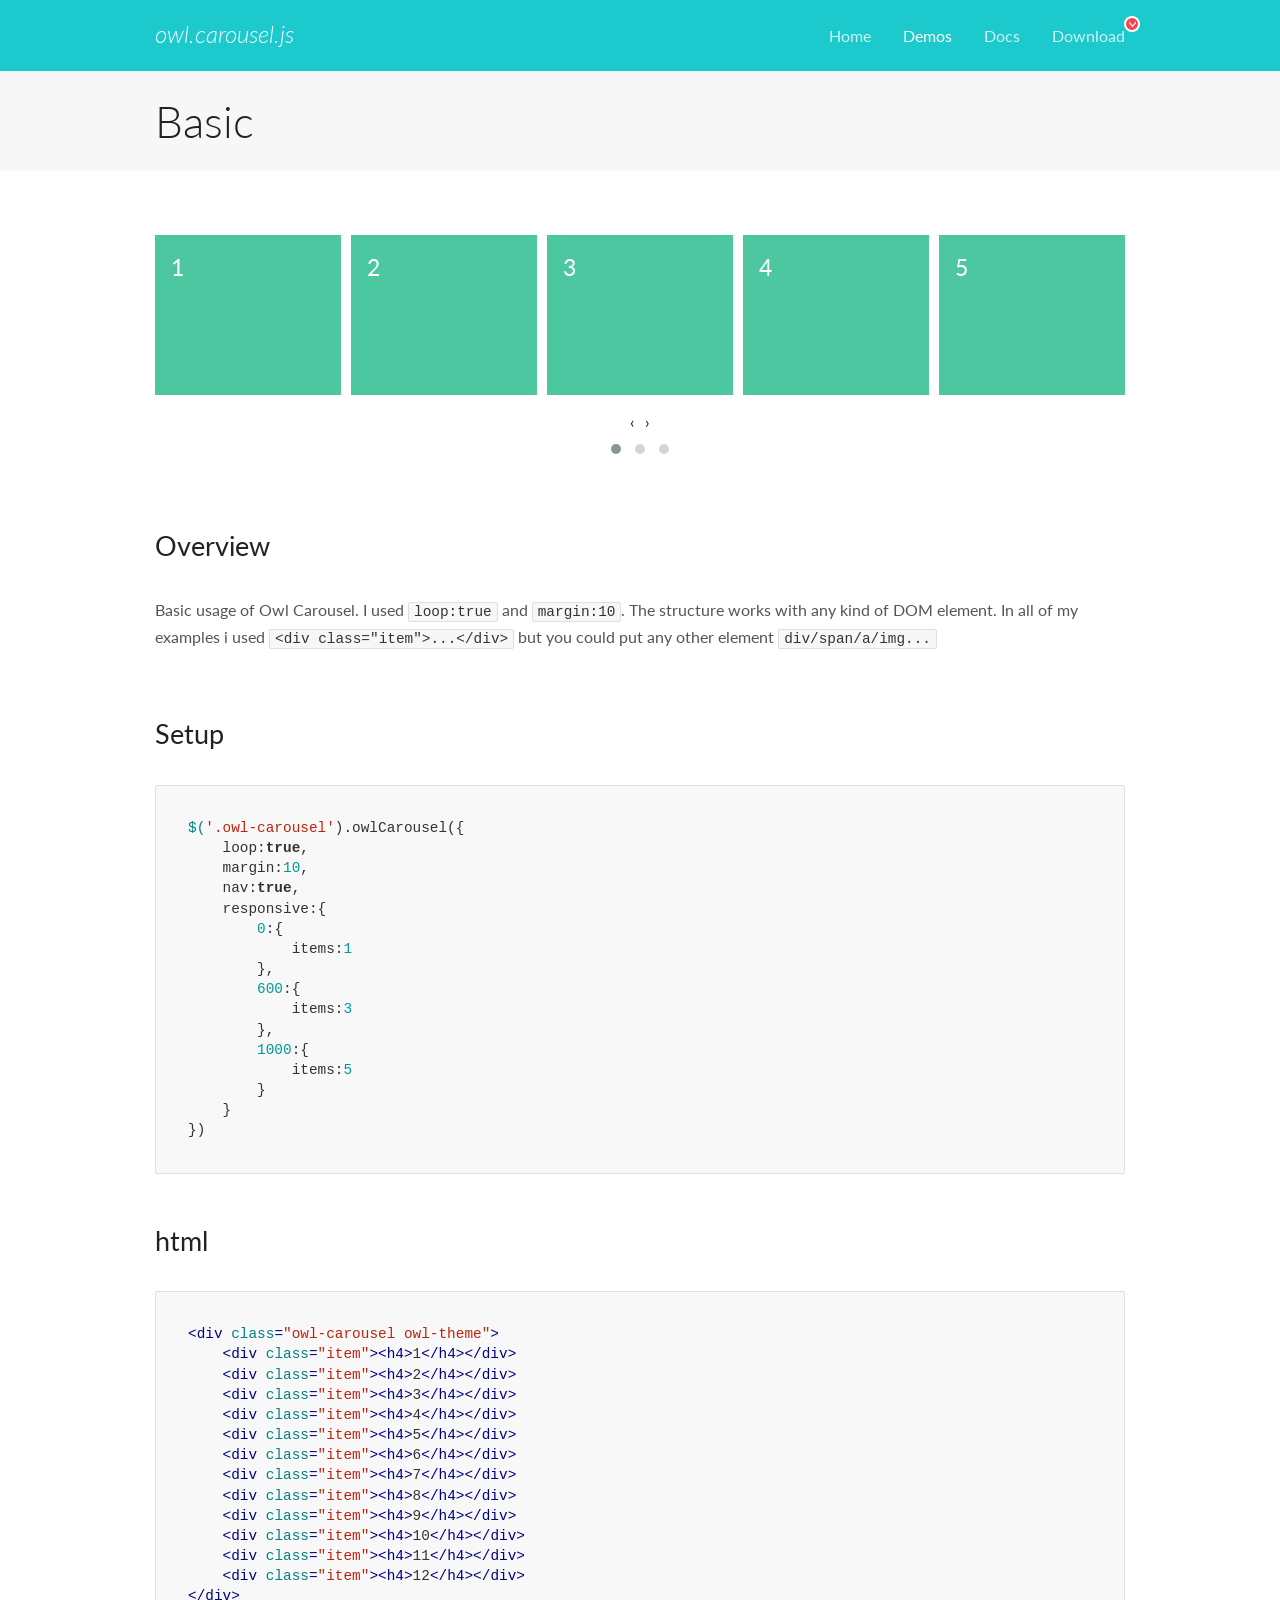
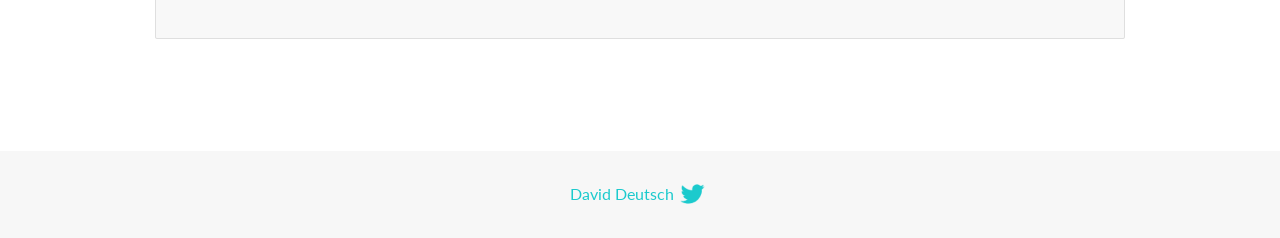
<file: OwlCarousel/docs/demos/basic.html>
<!DOCTYPE html>
<html lang="en">
  <head>

    <!-- head -->
    <meta charset="utf-8">
    <meta name="msapplication-tap-highlight" content="no" />
    <meta name="viewport" content="width=device-width, initial-scale=1.0" />
    <meta name="description" content="Basic usage demo">
    <meta name="author" content="David Deutsch">
    <title>
      Basic Demo | Owl Carousel | 2.3.4
    </title>

    <!-- Stylesheets -->
    <link href='https://fonts.googleapis.com/css?family=Lato:300,400,700,400italic,300italic' rel='stylesheet' type='text/css'>
    <link rel="stylesheet" href="../assets/css/docs.theme.min.css">

    <!-- Owl Stylesheets -->
    <link rel="stylesheet" href="../assets/owlcarousel/assets/owl.carousel.min.css">
    <link rel="stylesheet" href="../assets/owlcarousel/assets/owl.theme.default.min.css">

    <!-- HTML5 shim and Respond.js IE8 support of HTML5 elements and media queries -->

    <!--[if lt IE 9]>
      <script src="https://oss.maxcdn.com/libs/html5shiv/3.7.0/html5shiv.js"></script>
      <script src="https://oss.maxcdn.com/libs/respond.js/1.3.0/respond.min.js"></script>
    <![endif]-->

    <!-- Favicons -->
    <link rel="apple-touch-icon-precomposed" sizes="144x144" href="../assets/ico/apple-touch-icon-144-precomposed.png">
    <link rel="shortcut icon" href="../assets/ico/favicon.png">
    <link rel="shortcut icon" href="favicon.ico">

    <!-- Yeah i know js should not be in header. Its required for demos.-->

    <!-- javascript -->
    <script src="../assets/vendors/jquery.min.js"></script>
    <script src="../assets/owlcarousel/owl.carousel.js"></script>
  </head>
  <body>

    <!-- header -->
    <header class="header">
      <div class="row">
        <div class="large-12 columns">
          <div class="brand left">
            <h3>
              <a href="/OwlCarousel2/">owl.carousel.js</a> 
            </h3>
          </div>
          <a id="toggle-nav" class="right">
            <span></span> <span></span> <span></span> 
          </a> 
          <div class="nav-bar">
            <ul class="clearfix">
              <li> <a href="/OwlCarousel2/index.html">Home</a>  </li>
              <li class="active">
                <a href="/OwlCarousel2/demos/demos.html">Demos</a> 
              </li>
              <li> <a href="/OwlCarousel2/docs/started-welcome.html">Docs</a>  </li>
              <li>
                <a href="https://github.com/OwlCarousel2/OwlCarousel2/archive/2.3.4.zip">Download</a> 
                <span class="download"></span> 
              </li>
            </ul>
          </div>
        </div>
      </div>
    </header>

    <!-- title -->
    <section class="title">
      <div class="row">
        <div class="large-12 columns">
          <h1>Basic</h1>
        </div>
      </div>
    </section>

    <!--  Demos -->
    <section id="demos">
      <div class="row">
        <div class="large-12 columns">
          <div class="owl-carousel owl-theme">
            <div class="item">
              <h4>1</h4>
            </div>
            <div class="item">
              <h4>2</h4>
            </div>
            <div class="item">
              <h4>3</h4>
            </div>
            <div class="item">
              <h4>4</h4>
            </div>
            <div class="item">
              <h4>5</h4>
            </div>
            <div class="item">
              <h4>6</h4>
            </div>
            <div class="item">
              <h4>7</h4>
            </div>
            <div class="item">
              <h4>8</h4>
            </div>
            <div class="item">
              <h4>9</h4>
            </div>
            <div class="item">
              <h4>10</h4>
            </div>
            <div class="item">
              <h4>11</h4>
            </div>
            <div class="item">
              <h4>12</h4>
            </div>
          </div>
          <h3 id="overview">Overview</h3>
          <p>Basic usage of Owl Carousel. I used <code>loop:true</code> and <code>margin:10</code>. The structure works with any kind of DOM element. In all of my examples i used <code>&lt;div class=&quot;item&quot;&gt;...&lt;/div&gt;</code> but you could
            put any other element <code>div/span/a/img...</code></p>
          <h3 id="setup">Setup</h3>
          <pre><code>$(&#39;.owl-carousel&#39;).owlCarousel({
    loop:true,
    margin:10,
    nav:true,
    responsive:{
        0:{
            items:1
        },
        600:{
            items:3
        },
        1000:{
            items:5
        }
    }
})</code></pre>
          <h3 id="html">html</h3>
          <pre><code>&lt;div class=&quot;owl-carousel owl-theme&quot;&gt;
    &lt;div class=&quot;item&quot;&gt;&lt;h4&gt;1&lt;/h4&gt;&lt;/div&gt;
    &lt;div class=&quot;item&quot;&gt;&lt;h4&gt;2&lt;/h4&gt;&lt;/div&gt;
    &lt;div class=&quot;item&quot;&gt;&lt;h4&gt;3&lt;/h4&gt;&lt;/div&gt;
    &lt;div class=&quot;item&quot;&gt;&lt;h4&gt;4&lt;/h4&gt;&lt;/div&gt;
    &lt;div class=&quot;item&quot;&gt;&lt;h4&gt;5&lt;/h4&gt;&lt;/div&gt;
    &lt;div class=&quot;item&quot;&gt;&lt;h4&gt;6&lt;/h4&gt;&lt;/div&gt;
    &lt;div class=&quot;item&quot;&gt;&lt;h4&gt;7&lt;/h4&gt;&lt;/div&gt;
    &lt;div class=&quot;item&quot;&gt;&lt;h4&gt;8&lt;/h4&gt;&lt;/div&gt;
    &lt;div class=&quot;item&quot;&gt;&lt;h4&gt;9&lt;/h4&gt;&lt;/div&gt;
    &lt;div class=&quot;item&quot;&gt;&lt;h4&gt;10&lt;/h4&gt;&lt;/div&gt;
    &lt;div class=&quot;item&quot;&gt;&lt;h4&gt;11&lt;/h4&gt;&lt;/div&gt;
    &lt;div class=&quot;item&quot;&gt;&lt;h4&gt;12&lt;/h4&gt;&lt;/div&gt;
&lt;/div&gt;</code></pre>
          <script>
            $(document).ready(function() {
              var owl = $('.owl-carousel');
              owl.owlCarousel({
                margin: 10,
                nav: true,
                loop: true,
                responsive: {
                  0: {
                    items: 1
                  },
                  600: {
                    items: 3
                  },
                  1000: {
                    items: 5
                  }
                }
              })
            })
          </script>
        </div>
      </div>
    </section>

    <!-- footer -->
    <footer class="footer">
      <div class="row">
        <div class="large-12 columns">
          <h5>
            <a href="/OwlCarousel2/docs/support-contact.html">David Deutsch</a> 
            <a id="custom-tweet-button" href="https://twitter.com/share?url=https://github.com/OwlCarousel2/OwlCarousel2&text=Owl Carousel - This is so awesome! " target="_blank"></a> 
          </h5>
        </div>
      </div>
    </footer>

    <!-- vendors -->
    <script src="../assets/vendors/highlight.js"></script>
    <script src="../assets/js/app.js"></script>
  </body>
</html>
</file>
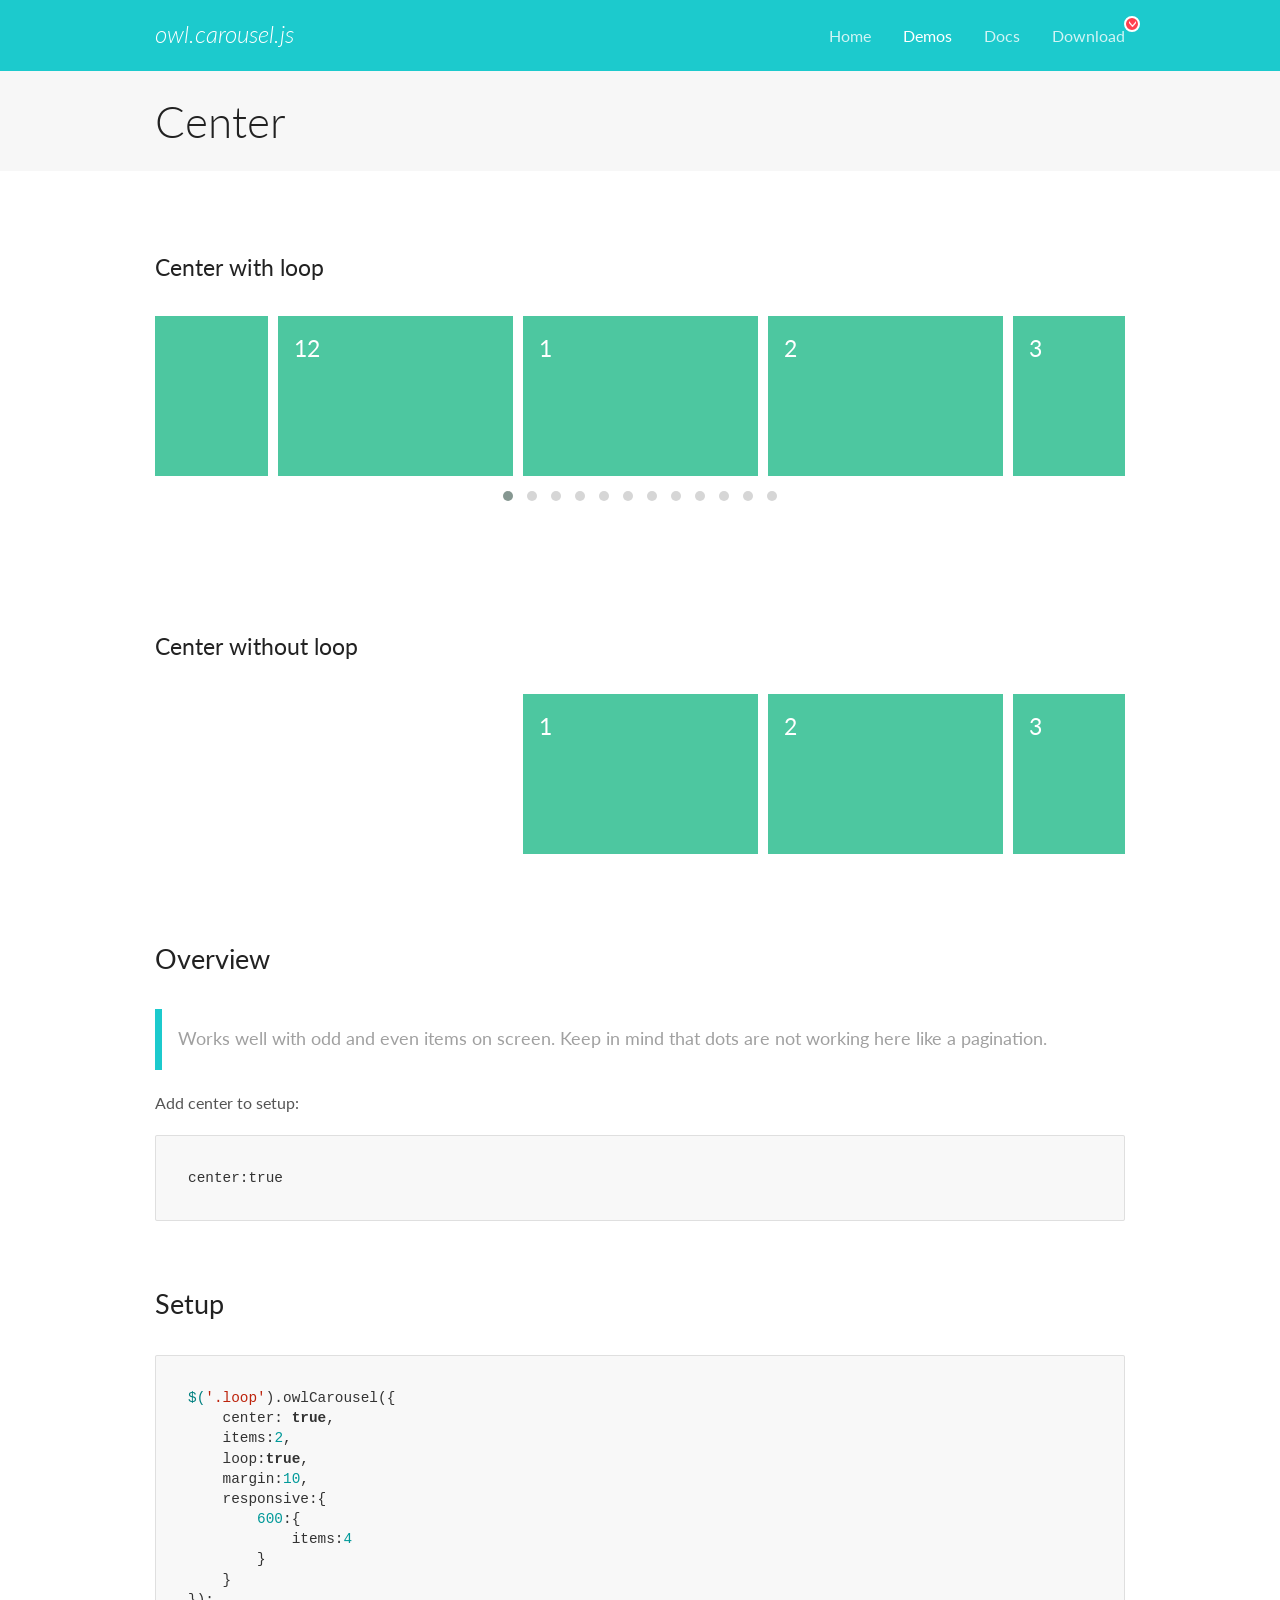
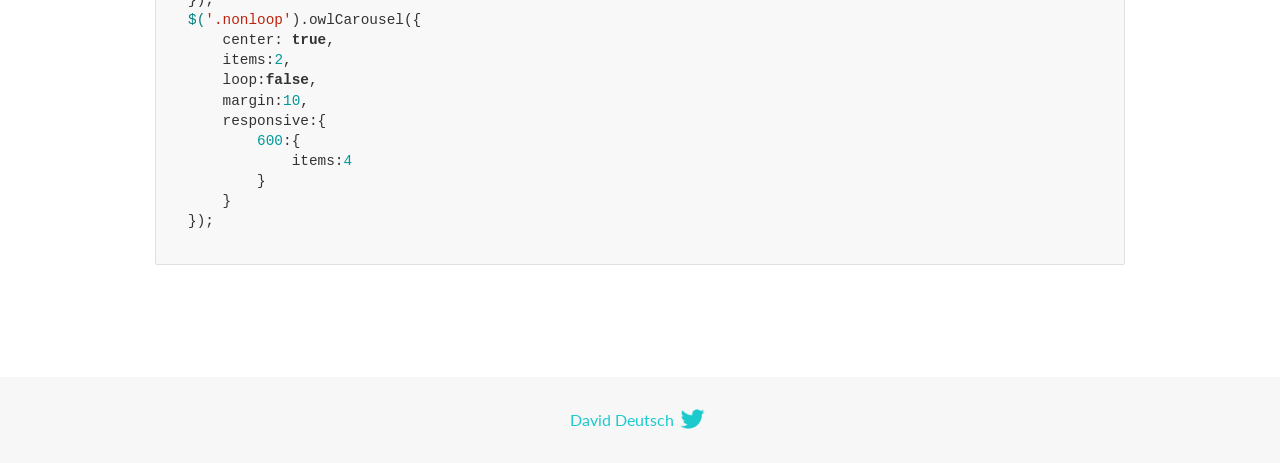
<file: OwlCarousel/docs/demos/center.html>
<!DOCTYPE html>
<html lang="en">
  <head>

    <!-- head -->
    <meta charset="utf-8">
    <meta name="msapplication-tap-highlight" content="no" />
    <meta name="viewport" content="width=device-width, initial-scale=1.0" />
    <meta name="description" content="Center carousel">
    <meta name="author" content="David Deutsch">
    <title>
      Center Demo | Owl Carousel | 2.3.4
    </title>

    <!-- Stylesheets -->
    <link href='https://fonts.googleapis.com/css?family=Lato:300,400,700,400italic,300italic' rel='stylesheet' type='text/css'>
    <link rel="stylesheet" href="../assets/css/docs.theme.min.css">

    <!-- Owl Stylesheets -->
    <link rel="stylesheet" href="../assets/owlcarousel/assets/owl.carousel.min.css">
    <link rel="stylesheet" href="../assets/owlcarousel/assets/owl.theme.default.min.css">

    <!-- HTML5 shim and Respond.js IE8 support of HTML5 elements and media queries -->

    <!--[if lt IE 9]>
      <script src="https://oss.maxcdn.com/libs/html5shiv/3.7.0/html5shiv.js"></script>
      <script src="https://oss.maxcdn.com/libs/respond.js/1.3.0/respond.min.js"></script>
    <![endif]-->

    <!-- Favicons -->
    <link rel="apple-touch-icon-precomposed" sizes="144x144" href="../assets/ico/apple-touch-icon-144-precomposed.png">
    <link rel="shortcut icon" href="../assets/ico/favicon.png">
    <link rel="shortcut icon" href="favicon.ico">

    <!-- Yeah i know js should not be in header. Its required for demos.-->

    <!-- javascript -->
    <script src="../assets/vendors/jquery.min.js"></script>
    <script src="../assets/owlcarousel/owl.carousel.js"></script>
  </head>
  <body>

    <!-- header -->
    <header class="header">
      <div class="row">
        <div class="large-12 columns">
          <div class="brand left">
            <h3>
              <a href="/OwlCarousel2/">owl.carousel.js</a> 
            </h3>
          </div>
          <a id="toggle-nav" class="right">
            <span></span> <span></span> <span></span> 
          </a> 
          <div class="nav-bar">
            <ul class="clearfix">
              <li> <a href="/OwlCarousel2/index.html">Home</a>  </li>
              <li class="active">
                <a href="/OwlCarousel2/demos/demos.html">Demos</a> 
              </li>
              <li> <a href="/OwlCarousel2/docs/started-welcome.html">Docs</a>  </li>
              <li>
                <a href="https://github.com/OwlCarousel2/OwlCarousel2/archive/2.3.4.zip">Download</a> 
                <span class="download"></span> 
              </li>
            </ul>
          </div>
        </div>
      </div>
    </header>

    <!-- title -->
    <section class="title">
      <div class="row">
        <div class="large-12 columns">
          <h1>Center</h1>
        </div>
      </div>
    </section>

    <!--  Demos -->
    <section id="demos">
      <div class="row">
        <div class="large-12 columns">
          <h4 id="center-with-loop">Center with loop</h4>
          <div class="loop owl-carousel owl-theme">
            <div class="item">
              <h4>1</h4>
            </div>
            <div class="item">
              <h4>2</h4>
            </div>
            <div class="item">
              <h4>3</h4>
            </div>
            <div class="item">
              <h4>4</h4>
            </div>
            <div class="item">
              <h4>5</h4>
            </div>
            <div class="item">
              <h4>6</h4>
            </div>
            <div class="item">
              <h4>7</h4>
            </div>
            <div class="item">
              <h4>8</h4>
            </div>
            <div class="item">
              <h4>9</h4>
            </div>
            <div class="item">
              <h4>10</h4>
            </div>
            <div class="item">
              <h4>11</h4>
            </div>
            <div class="item">
              <h4>12</h4>
            </div>
          </div>
          <br>
          <h4 id="center-without-loop">Center without loop</h4>
          <div class="nonloop owl-carousel">
            <div class="item">
              <h4>1</h4>
            </div>
            <div class="item">
              <h4>2</h4>
            </div>
            <div class="item">
              <h4>3</h4>
            </div>
            <div class="item">
              <h4>4</h4>
            </div>
            <div class="item">
              <h4>5</h4>
            </div>
            <div class="item">
              <h4>6</h4>
            </div>
            <div class="item">
              <h4>7</h4>
            </div>
            <div class="item">
              <h4>8</h4>
            </div>
            <div class="item">
              <h4>9</h4>
            </div>
            <div class="item">
              <h4>10</h4>
            </div>
            <div class="item">
              <h4>11</h4>
            </div>
            <div class="item">
              <h4>12</h4>
            </div>
          </div>
          <h3 id="overview">Overview</h3>
          <blockquote>
            <p>Works well with odd and even items on screen. Keep in mind that dots are not working here like a pagination.</p>
          </blockquote>
          <p>Add center to setup:</p>
          <pre><code>center:true</code></pre>
          <h3 id="setup">Setup</h3>
          <pre><code>$(&#39;.loop&#39;).owlCarousel({
    center: true,
    items:2,
    loop:true,
    margin:10,
    responsive:{
        600:{
            items:4
        }
    }
});
$(&#39;.nonloop&#39;).owlCarousel({
    center: true,
    items:2,
    loop:false,
    margin:10,
    responsive:{
        600:{
            items:4
        }
    }
});</code></pre>
          <script>
            jQuery(document).ready(function($) {
              $('.loop').owlCarousel({
                center: true,
                items: 2,
                loop: true,
                margin: 10,
                responsive: {
                  600: {
                    items: 4
                  }
                }
              });
              $('.nonloop').owlCarousel({
                center: true,
                items: 2,
                loop: false,
                margin: 10,
                responsive: {
                  600: {
                    items: 4
                  }
                }
              });
            });
          </script>
        </div>
      </div>
    </section>

    <!-- footer -->
    <footer class="footer">
      <div class="row">
        <div class="large-12 columns">
          <h5>
            <a href="/OwlCarousel2/docs/support-contact.html">David Deutsch</a> 
            <a id="custom-tweet-button" href="https://twitter.com/share?url=https://github.com/OwlCarousel2/OwlCarousel2&text=Owl Carousel - This is so awesome! " target="_blank"></a> 
          </h5>
        </div>
      </div>
    </footer>

    <!-- vendors -->
    <script src="../assets/vendors/highlight.js"></script>
    <script src="../assets/js/app.js"></script>
  </body>
</html>
</file>
<file: css/style.css>
@import url(fonts.css);
@import url(predefine-classes.css);
nav {
    position: fixed !important;
    top: 0;
    left: 0;
    width: 100%;
    z-index: 1000;
    background-color: #e6f2f5;
}

.main-img {
    background-image: url('../images/homepage.png');
}

.footer-img {
    background-image: url('../images/footer-picture.png');
}

.home-page {
    padding-top: 100px;
}

.navbar-toggler:focus {
    outline: none;
    box-shadow: none;
    /* Optional: This removes any shadow effect */
}

.navbar-nav .nav-item.active .nav-link {
    border-bottom: 2px solid #000 !important;
    padding-bottom: 2px !important;
}

@media (max-width: 991.98px) {
    .card-home {
        width: 100% !important;
    }
}

@media (max-width: 576px) {
    .textleft {
        text-align: left !important;
    }
    .footer-logo {
        width: 80% !important;
    }
}

@media (max-width: 1200px) {
    .home-page {
        padding-top: 97px;
    }
}

@media (max-width: 991px) {
    .main-img {
        background-image: url('../images/home-page-mobile.png');
    }
    .footer-img {
        background-image: url('../images/footer-picture-mobile.png');
    }
}
</file>
